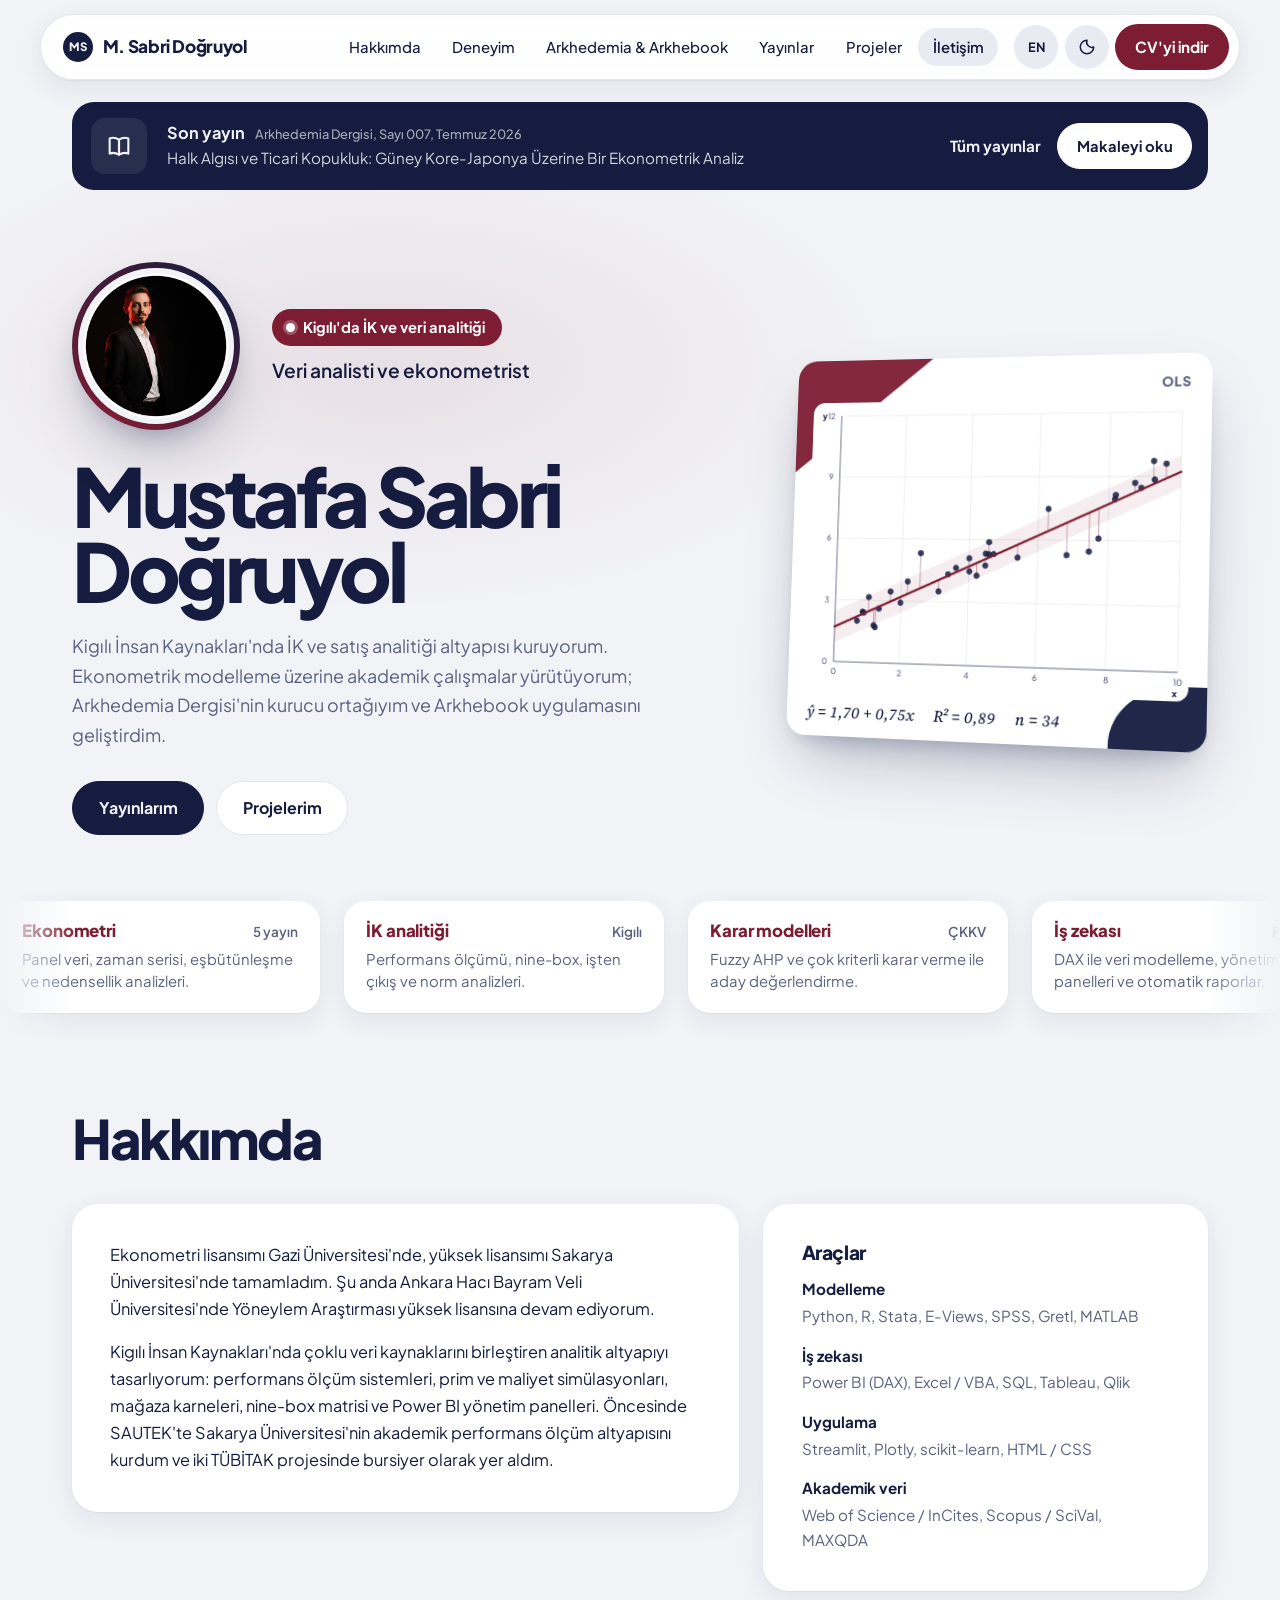
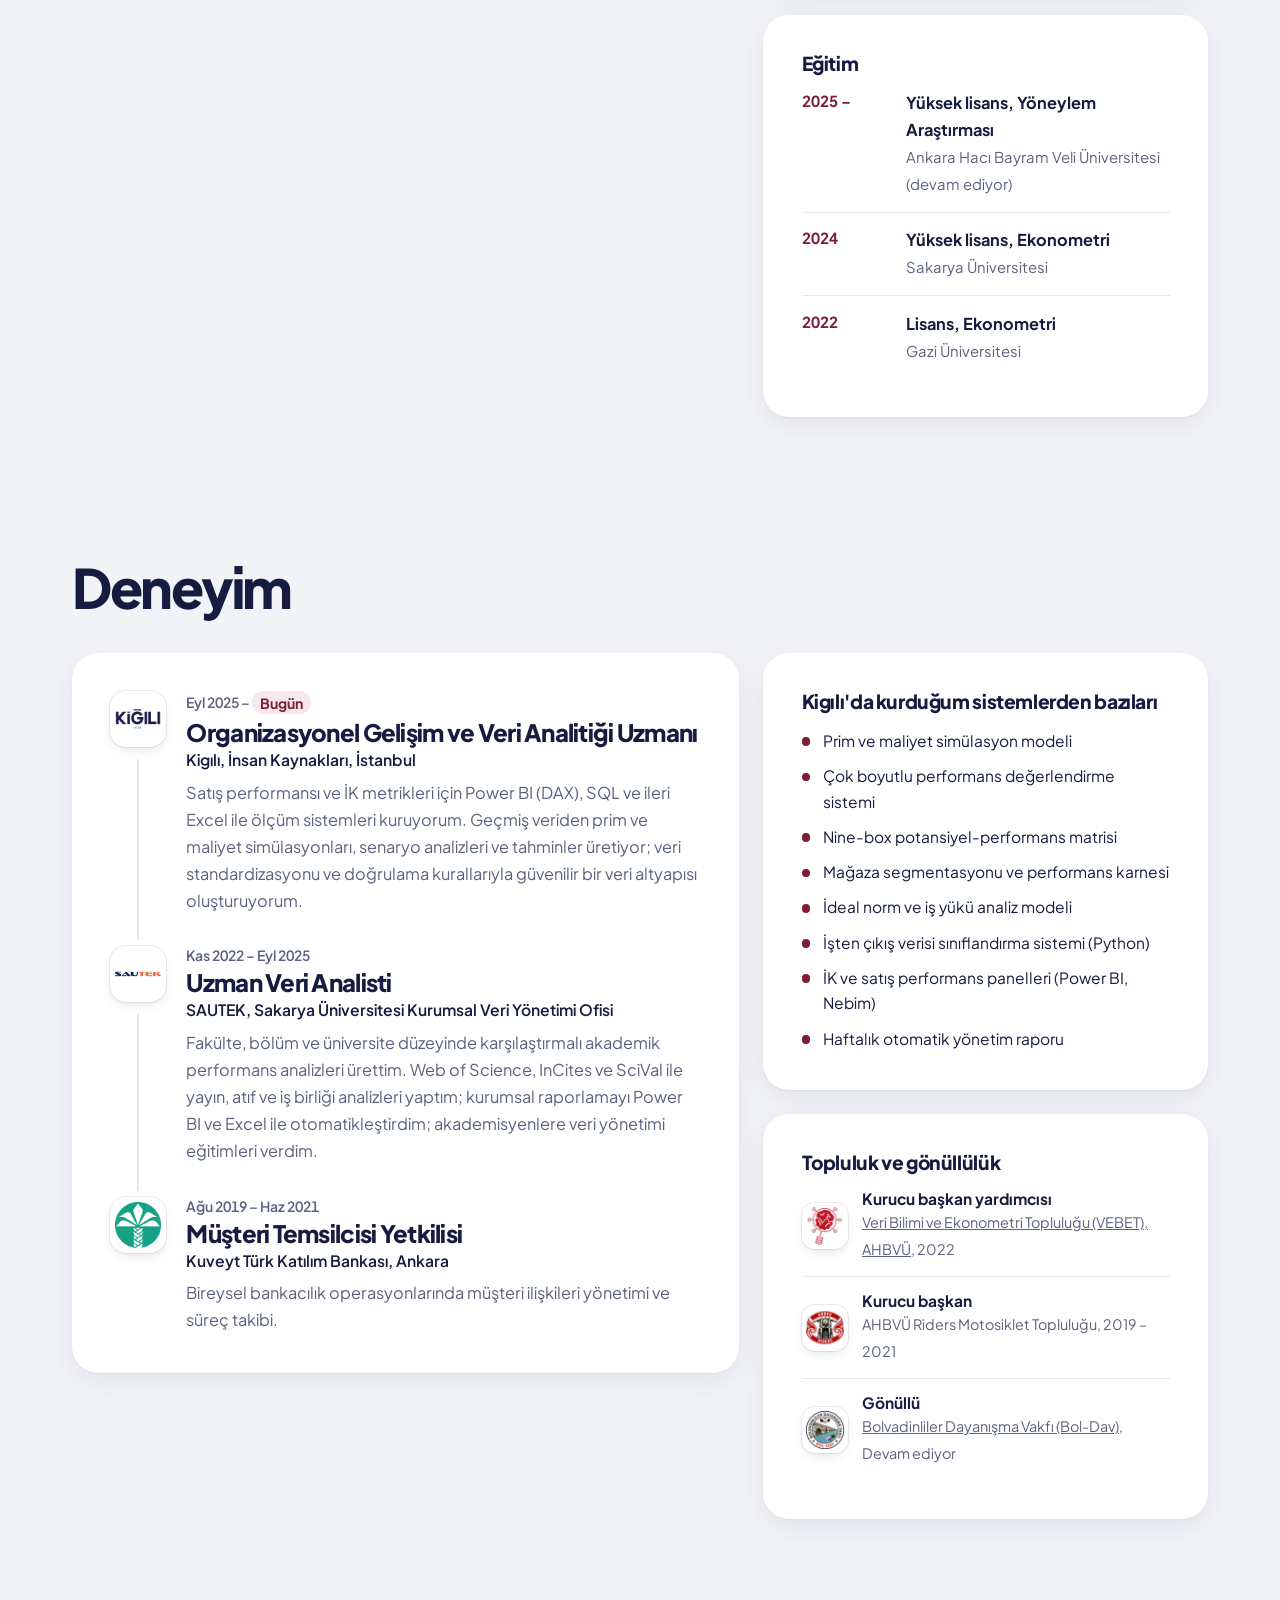
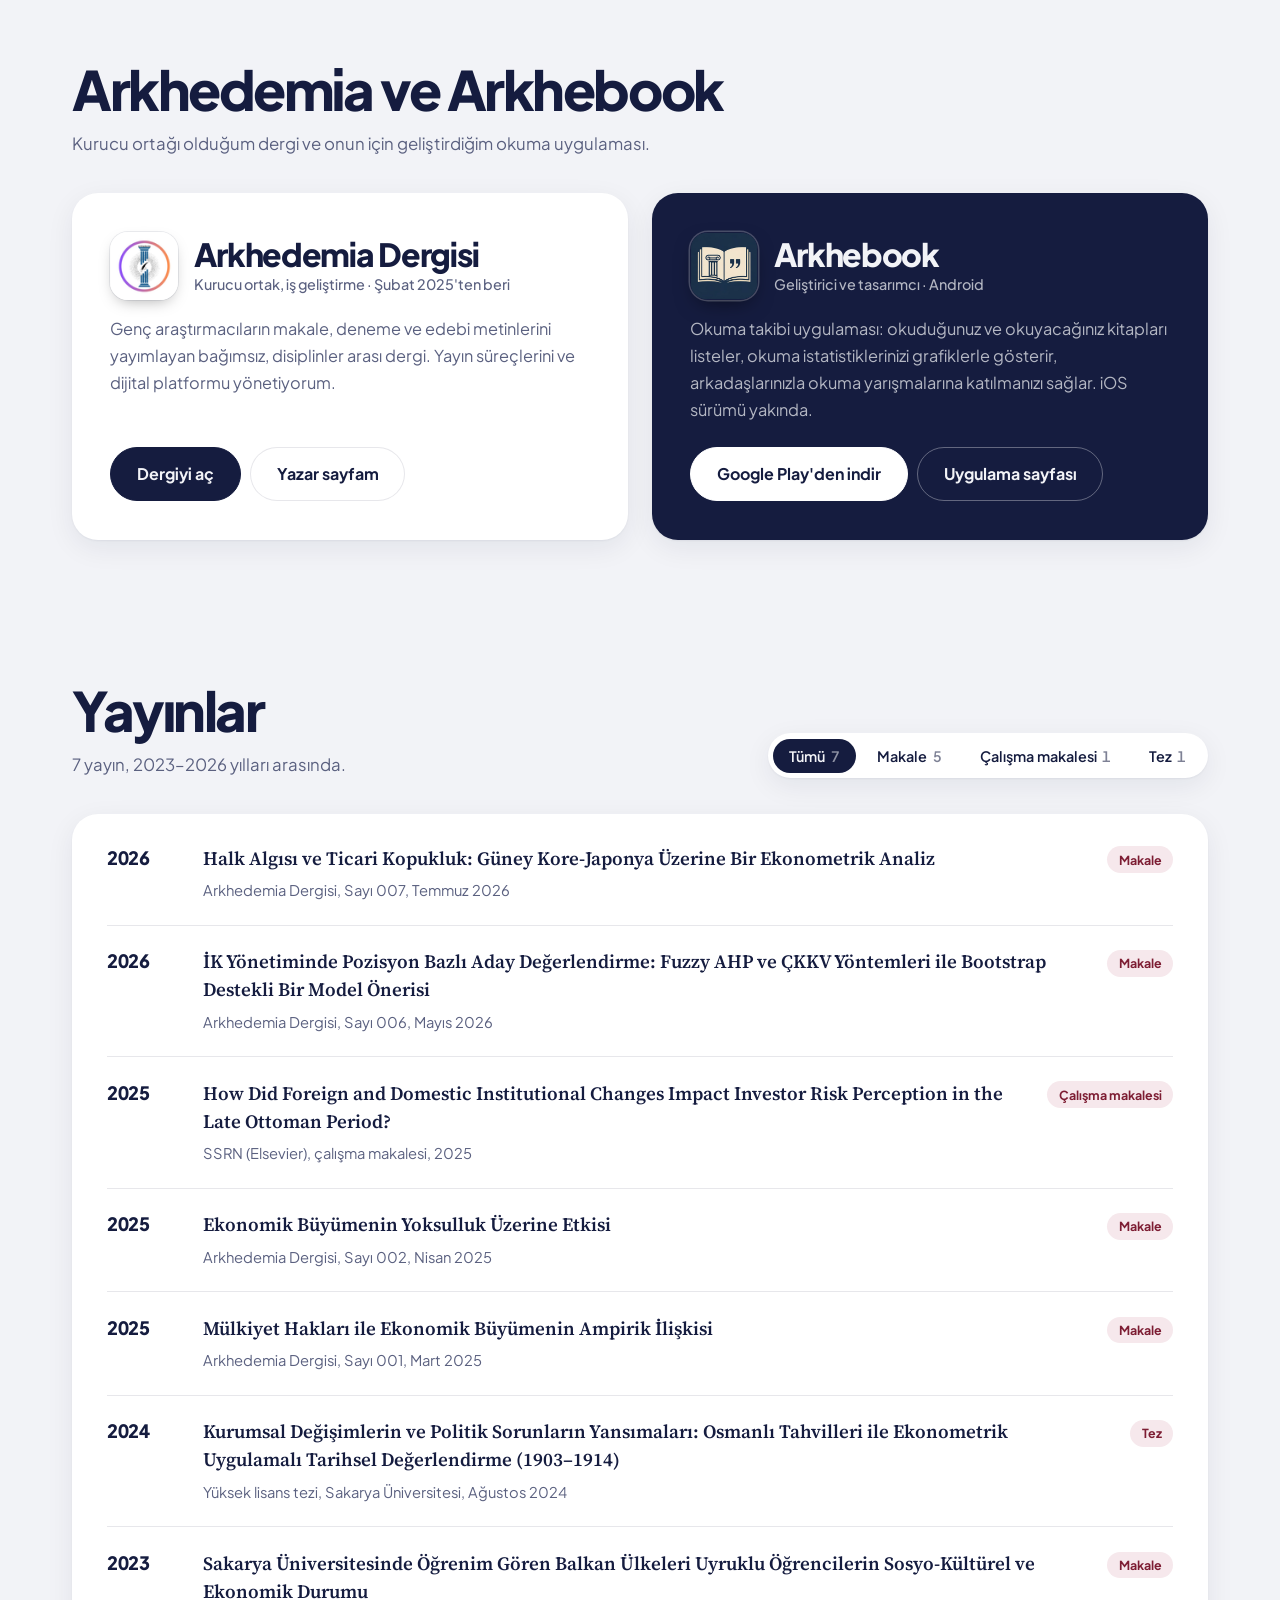
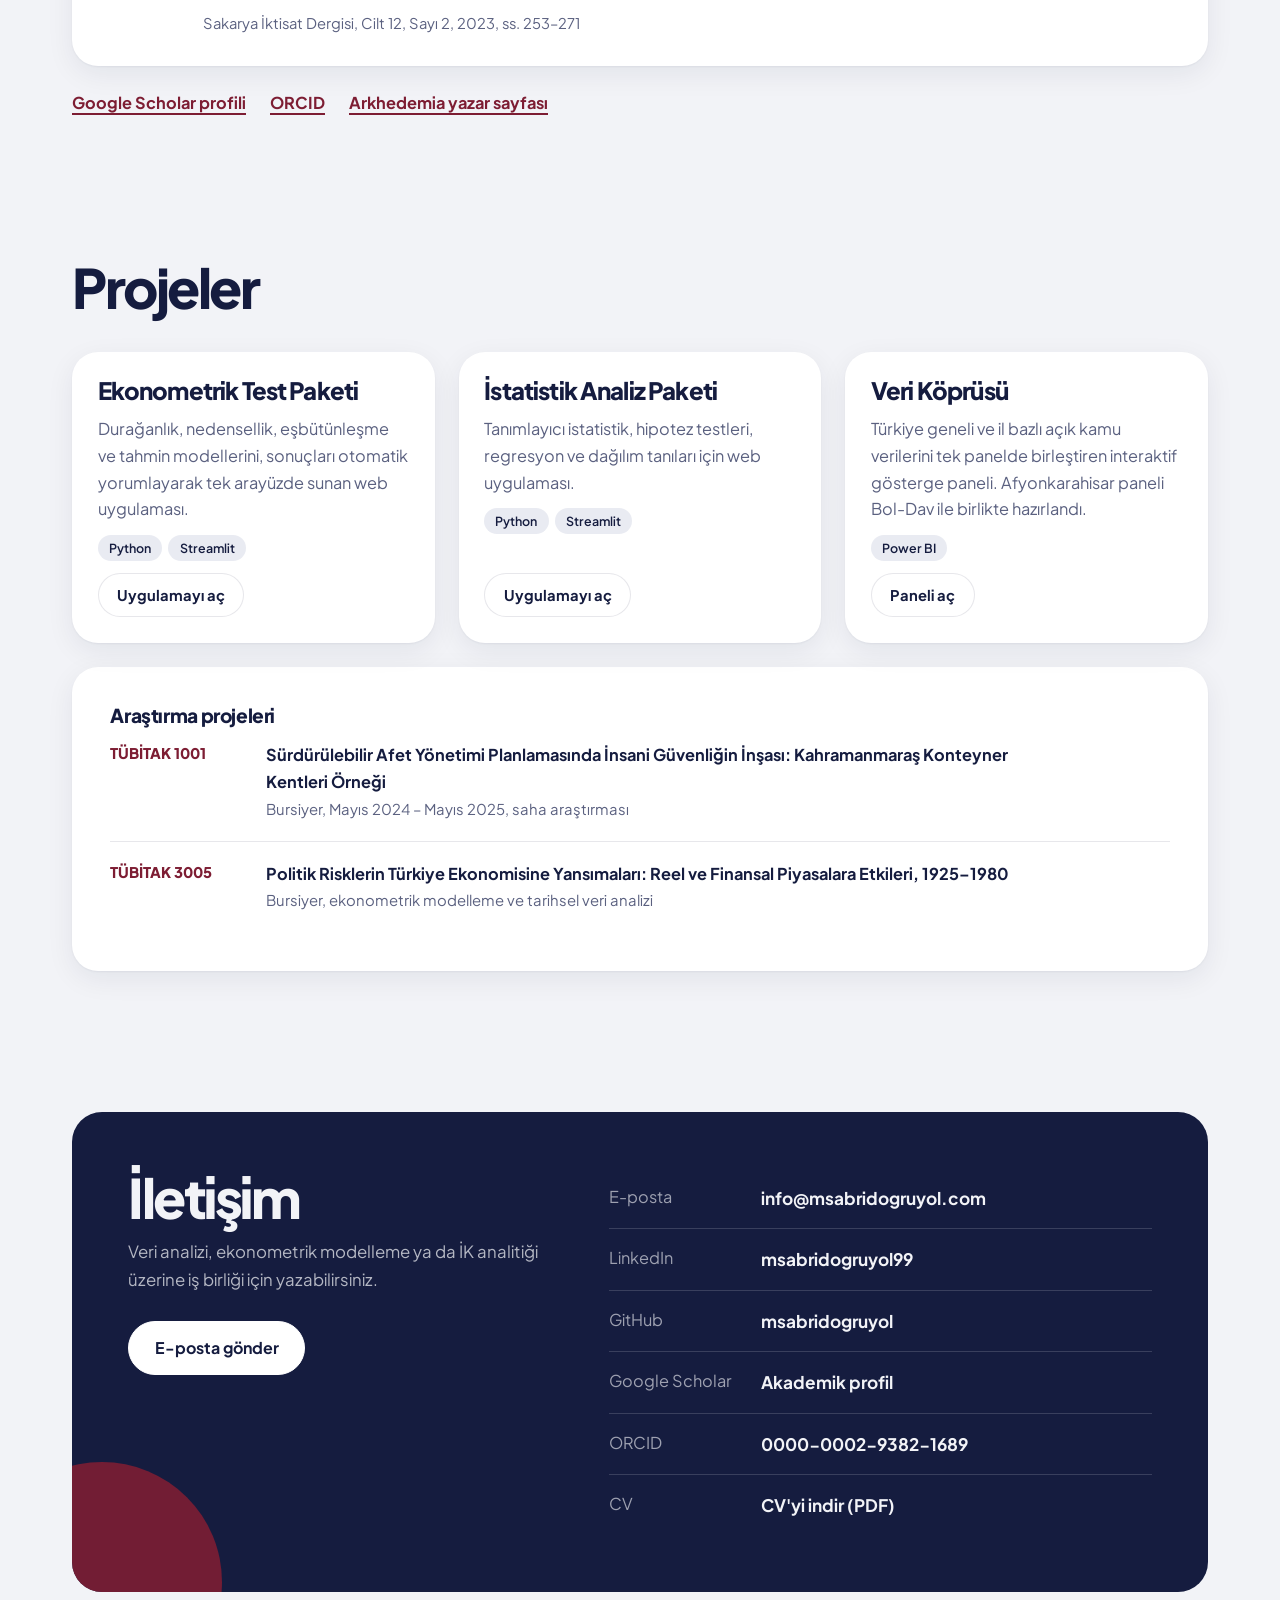
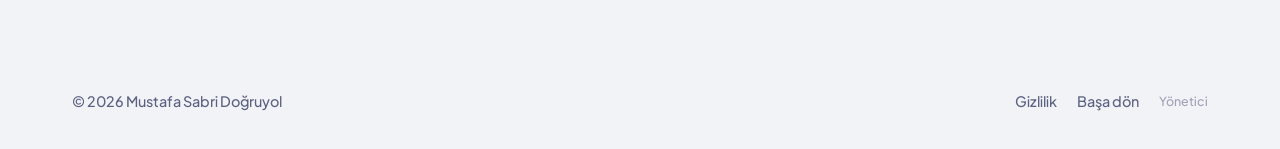
<file: index.html>
<!DOCTYPE html>
<html lang="tr">
<head>
<meta charset="UTF-8">
<meta name="viewport" content="width=device-width, initial-scale=1">
<title>Mustafa Sabri Doğruyol | Veri Analisti ve Ekonometrist</title>
<meta name="description" content="Mustafa Sabri Doğruyol: veri analisti ve ekonometrist. Kigılı'da İK ve veri analitiği, akademik yayınlar, Arkhedemia Dergisi ve Arkhebook uygulaması.">
<meta name="author" content="Mustafa Sabri Doğruyol">
<link rel="canonical" href="https://msabridogruyol.com/">
<meta property="og:title" content="Mustafa Sabri Doğruyol | Veri Analisti ve Ekonometrist">
<meta property="og:description" content="Ekonometrik modelleme, İK analitiği, Power BI. Yayınlar, projeler, Arkhedemia ve Arkhebook.">
<meta property="og:url" content="https://msabridogruyol.com/">
<meta property="og:type" content="profile">
<meta property="og:image" content="https://msabridogruyol.com/img/profil.webp">
<meta name="theme-color" content="#F2F3F7" media="(prefers-color-scheme: light)">
<meta name="theme-color" content="#0C1128" media="(prefers-color-scheme: dark)">
<link rel="icon" href="favicon.ico">
<link rel="preconnect" href="https://fonts.googleapis.com">
<link rel="preconnect" href="https://fonts.gstatic.com" crossorigin>
<link href="https://fonts.googleapis.com/css2?family=Plus+Jakarta+Sans:wght@400;500;600;700;800&family=Source+Serif+4:ital,opsz,wght@0,8..60,400;0,8..60,600;1,8..60,400&display=swap" rel="stylesheet">
<link rel="stylesheet" href="assets/site.css">
<script>
  // Tema, ilk boyamadan önce uygulanır (yanıp sönmeyi önler)
  (function(){try{var t=localStorage.getItem('theme');if(t)document.documentElement.dataset.theme=t;}catch(e){}})();
</script>
<script type="application/ld+json">
{
  "@context": "https://schema.org",
  "@type": "Person",
  "name": "Mustafa Sabri Doğruyol",
  "jobTitle": "Organizasyonel Gelişim ve Veri Analitiği Uzmanı",
  "worksFor": { "@type": "Organization", "name": "Kigılı" },
  "alumniOf": ["Gazi Üniversitesi", "Sakarya Üniversitesi"],
  "url": "https://msabridogruyol.com/",
  "sameAs": [
    "https://www.linkedin.com/in/msabridogruyol99",
    "https://github.com/msabridogruyol",
    "https://scholar.google.com/citations?user=fi-3L8cAAAAJ",
    "https://orcid.org/0000-0002-9382-1689"
  ]
}
</script>
</head>
<body>
<a class="skip" href="#main" data-i18n="skip">İçeriğe geç</a>

<header class="bar">
  <div class="bar__in">
    <a class="mark" href="#top" aria-label="Ana sayfa"><span class="mark__dot" aria-hidden="true">MS</span><span class="mark__name">M. Sabri Doğruyol</span></a>
    <nav class="nav" id="nav" aria-label="Bölümler">
      <a href="#hakkimda" data-i18n="nav_about">Hakkımda</a>
      <a href="#deneyim" data-i18n="nav_exp">Deneyim</a>
      <a href="#girisimler" data-i18n="nav_ventures">Arkhedemia &amp; Arkhebook</a>
      <a href="#yayinlar" data-i18n="nav_pubs">Yayınlar</a>
      <a href="#projeler" data-i18n="nav_projects">Projeler</a>
      <a href="#iletisim" data-i18n="nav_contact">İletişim</a>
    </nav>
    <div class="bar__tools">
      <button class="tool" id="lang" type="button" aria-label="Switch to English">EN</button>
      <button class="tool" id="theme" type="button" aria-label="Temayı değiştir">
        <svg viewBox="0 0 24 24" width="18" height="18" aria-hidden="true"><path d="M12 3a9 9 0 1 0 9 9 7 7 0 0 1-9-9z" fill="none" stroke="currentColor" stroke-width="2" stroke-linejoin="round"/></svg>
      </button>
      <a class="bar__cta" href="cv.pdf" download data-i18n="cta_cv_short">CV'yi indir</a>
      <button class="tool menu" id="menu" type="button" aria-expanded="false" aria-controls="nav" aria-label="Menü">
        <span></span><span></span>
      </button>
    </div>
  </div>
</header>

<main id="main">
  <!-- Son yayın bandı -->
  <div class="wrap band">
    <div class="band__in">
      <div class="band__icon" aria-hidden="true">
        <svg viewBox="0 0 24 24" fill="none" stroke="currentColor" stroke-width="1.8" stroke-linecap="round" stroke-linejoin="round"><path d="M4 5.5C6.5 4.5 9.3 4.7 12 6.5v13c-2.7-1.8-5.5-2-8-1z"/><path d="M20 5.5c-2.5-1-5.3-.8-8 1v13c2.7-1.8 5.5-2 8-1z"/></svg>
      </div>
      <div class="band__txt">
        <p class="band__kicker"><span data-i18n="band_kicker">Son yayın</span><small id="band-venue"></small></p>
        <p class="band__title" id="band-title"></p>
      </div>
      <div class="band__acts">
        <a class="ghost" href="#yayinlar" data-i18n="band_all">Tüm yayınlar</a>
        <a class="btn btn--sm" id="band-link" target="_blank" rel="noopener" data-i18n="band_read">Makaleyi oku</a>
      </div>
    </div>
  </div>

  <!-- HERO -->
  <section class="hero" id="top">
    <div class="wrap hero__grid">
      <div class="hero__text">
        <div class="hero__id">
          <div class="hero__photo-wrap"><img class="hero__photo" src="img/profil.webp" width="168" height="168" alt="Mustafa Sabri Doğruyol"></div>
          <div class="hero__id-txt">
            <p class="status" data-bind="hero.status"></p>
            <p class="hero__role" data-bind="hero.role"></p>
          </div>
        </div>
        <h1 class="hero__name"><span>Mustafa Sabri</span><span>Doğruyol</span></h1>
        <p class="hero__lead" data-bind="hero.lead"></p>
        <div class="hero__actions">
          <a class="btn btn--solid" href="#yayinlar" data-i18n="cta_pubs">Yayınlarım</a>
          <a class="btn" href="#projeler" data-i18n="cta_projects">Projelerim</a>
        </div>
      </div>

      <div class="plot-stage">
        <figure class="plot" aria-labelledby="plot-cap">
          <div class="plot__head" aria-hidden="true">OLS</div>
          <svg id="plot" viewBox="0 0 560 420" role="img" aria-label="Doğrusal regresyon grafiği"></svg>
          <figcaption id="plot-cap" class="plot__cap">
            <span class="plot__eq" id="plot-eq"></span>
          </figcaption>
        </figure>
      </div>
    </div>
  </section>

  <!-- Uzmanlık şeridi -->
  <div class="areas" id="areas" aria-label="Uzmanlık alanları"></div>

  <!-- ABOUT -->
  <section class="sec" id="hakkimda" aria-labelledby="h-about">
    <div class="wrap">
      <div class="sec__head"><h2 id="h-about" class="h2" data-i18n="h_about">Hakkımda</h2></div>
      <div class="cols">
        <div class="panel prose" id="about-text"></div>
        <div class="panels">
          <div class="panel">
            <h3 class="h3" data-i18n="h_tools">Araçlar</h3>
            <dl class="tools" id="tools"></dl>
          </div>
          <div class="panel">
            <h3 class="h3" data-i18n="h_edu">Eğitim</h3>
            <ol class="edu" id="edu"></ol>
          </div>
        </div>
      </div>
    </div>
  </section>

  <!-- EXPERIENCE -->
  <section class="sec" id="deneyim" aria-labelledby="h-exp">
    <div class="wrap">
      <div class="sec__head"><h2 id="h-exp" class="h2" data-i18n="h_exp">Deneyim</h2></div>
      <div class="cols">
        <div class="panel"><ol class="timeline" id="exp"></ol></div>
        <div class="panels">
          <div class="panel">
            <h3 class="h3" data-i18n="h_corporate">Kigılı'da kurduğum sistemlerden bazıları</h3>
            <ul class="ticks" id="corporate"></ul>
          </div>
          <div class="panel">
            <h3 class="h3" data-i18n="h_community">Topluluk ve gönüllülük</h3>
            <ul class="community" id="community"></ul>
          </div>
        </div>
      </div>
    </div>
  </section>

  <!-- VENTURES -->
  <section class="sec" id="girisimler" aria-labelledby="h-ventures">
    <div class="wrap">
      <div class="sec__head">
        <h2 id="h-ventures" class="h2" data-i18n="h_ventures">Arkhedemia ve Arkhebook</h2>
        <p class="sec__sub" data-i18n="sub_ventures">Kurucu ortağı olduğum dergi ve onun için geliştirdiğim okuma uygulaması.</p>
      </div>
      <div class="ventures" id="ventures"></div>
    </div>
  </section>

  <!-- PUBLICATIONS -->
  <section class="sec" id="yayinlar" aria-labelledby="h-pubs">
    <div class="wrap">
      <div class="sec__head sec__head--row">
        <div>
          <h2 id="h-pubs" class="h2" data-i18n="h_pubs">Yayınlar</h2>
          <p class="sec__sub" id="pub-count"></p>
        </div>
        <div class="filters" role="group" aria-label="Yayın türü" id="pub-filters"></div>
      </div>
      <ol class="pubs" id="pubs"></ol>
      <p class="pubs__more">
        <a class="link" data-href="scholar" data-i18n="scholar">Google Scholar profili</a>
        <a class="link" data-href="orcid">ORCID</a>
        <a class="link" data-href="arkhedemiaAuthor" data-i18n="author_page">Arkhedemia yazar sayfası</a>
      </p>
    </div>
  </section>

  <!-- PROJECTS -->
  <section class="sec" id="projeler" aria-labelledby="h-projects">
    <div class="wrap">
      <div class="sec__head">
        <h2 id="h-projects" class="h2" data-i18n="h_projects">Projeler</h2>
      </div>
      <div class="projects" id="projects"></div>
      <div class="panel" style="margin-top:var(--gap)">
        <h3 class="h3" data-i18n="h_research">Araştırma projeleri</h3>
        <ul class="research" id="research"></ul>
      </div>
    </div>
  </section>

  <!-- CONTACT -->
  <section class="sec" id="iletisim" aria-labelledby="h-contact">
    <div class="wrap">
      <div class="contact__card">
        <div>
          <h2 id="h-contact" class="h2" data-i18n="h_contact">İletişim</h2>
          <p class="sec__sub" data-i18n="sub_contact">Veri analizi, ekonometrik modelleme ya da İK analitiği üzerine iş birliği için yazabilirsiniz.</p>
          <a class="btn js-mail" href="#iletisim" data-i18n="cta_mail">E-posta gönder</a>
        </div>
        <ul class="contact__list">
          <li><span data-i18n="c_mail">E-posta</span><a class="js-mail" href="#iletisim"><span class="js-mail-text"></span></a></li>
          <li><span>LinkedIn</span><a data-href="linkedin">msabridogruyol99</a></li>
          <li><span>GitHub</span><a data-href="github">msabridogruyol</a></li>
          <li><span>Google Scholar</span><a data-href="scholar" data-i18n="c_scholar">Akademik profil</a></li>
          <li><span>ORCID</span><a data-href="orcid">0000-0002-9382-1689</a></li>
          <li><span>CV</span><a href="cv.pdf" download data-i18n="cta_cv">CV'yi indir (PDF)</a></li>
        </ul>
      </div>
    </div>
  </section>
</main>

<footer class="foot">
  <div class="wrap foot__in">
    <span>© <span id="year"></span> Mustafa Sabri Doğruyol</span>
    <span class="foot__links">
      <a href="gizlilik.html" data-i18n="privacy">Gizlilik</a>
      <a href="#top" data-i18n="back_top">Başa dön</a>
      <a class="foot__admin" href="admin.html" rel="nofollow" data-i18n="admin">Yönetici</a>
    </span>
  </div>
</footer>

<noscript><p class="noscript">Bu sayfanın içeriği JavaScript ile yüklenir. Özgeçmiş için <a href="cv.pdf">cv.pdf</a> dosyasını açabilirsiniz.</p></noscript>
<script src="assets/config.js"></script>
<script src="data.js"></script>
<script src="assets/site.js"></script>
<script src="assets/tracker.js"></script>
</body>
</html>
</file>
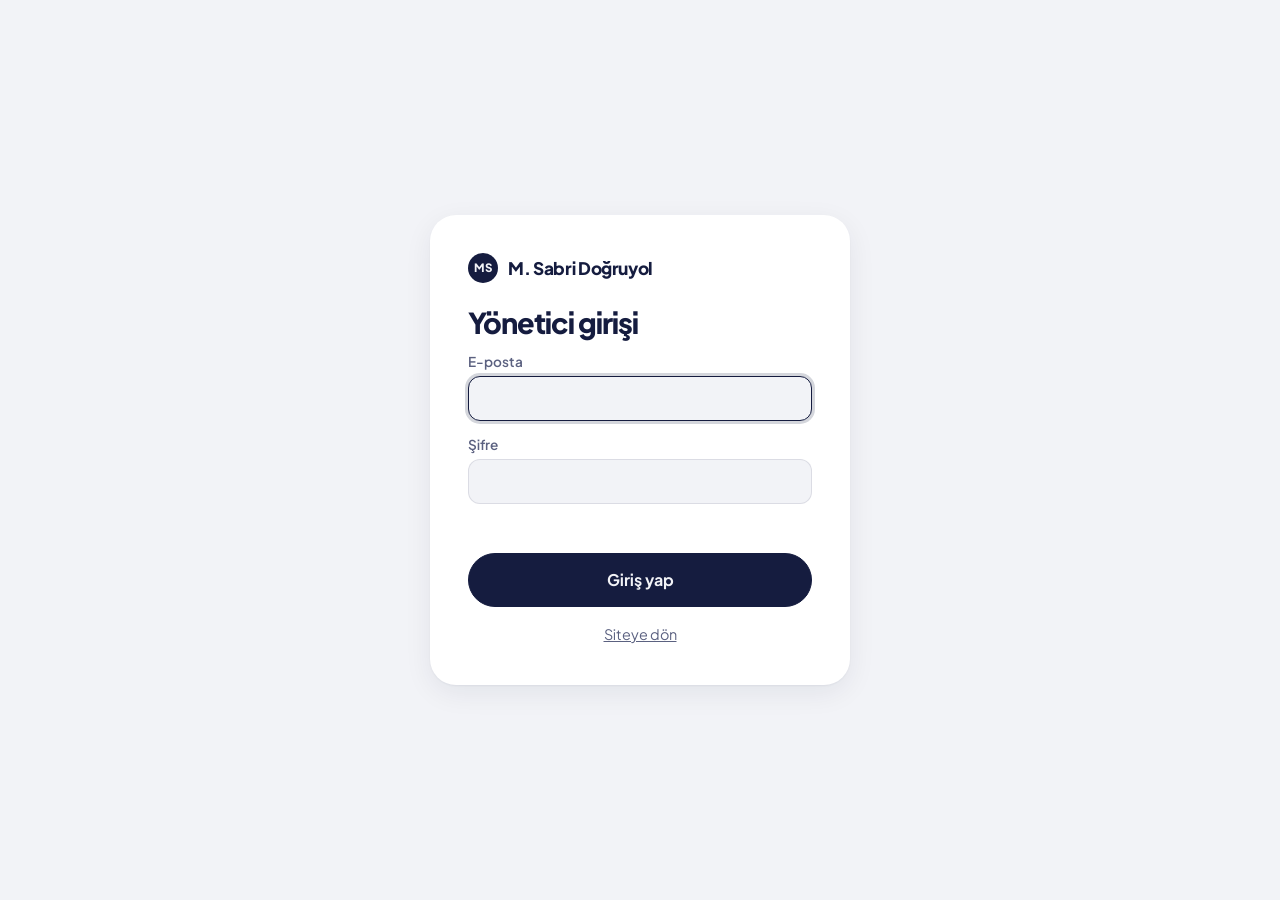
<file: admin.html>
<!DOCTYPE html>
<html lang="tr">
<head>
<meta charset="UTF-8">
<meta name="viewport" content="width=device-width, initial-scale=1">
<meta name="robots" content="noindex, nofollow">
<title>Yönetim paneli | M. Sabri Doğruyol</title>
<link rel="icon" href="favicon.ico">
<link rel="preconnect" href="https://fonts.googleapis.com">
<link rel="preconnect" href="https://fonts.gstatic.com" crossorigin>
<link href="https://fonts.googleapis.com/css2?family=Plus+Jakarta+Sans:wght@400;500;600;700;800&display=swap" rel="stylesheet">
<link rel="stylesheet" href="assets/site.css">
<link rel="stylesheet" href="assets/admin.css">
<script>(function(){try{var t=localStorage.getItem('theme');if(t)document.documentElement.dataset.theme=t;}catch(e){}})();</script>
</head>
<body class="adm">

<!-- Giriş -->
<main class="login" id="login" hidden>
  <form class="login__card panel" id="login-form" novalidate>
    <a class="mark" href="index.html"><span class="mark__dot" aria-hidden="true">MS</span><span>M. Sabri Doğruyol</span></a>
    <h1>Yönetici girişi</h1>
    <label class="fld"><span>E-posta</span><input type="email" name="email" autocomplete="username" required></label>
    <label class="fld"><span>Şifre</span><input type="password" name="password" autocomplete="current-password" required></label>
    <p class="login__err" id="login-err" role="alert"></p>
    <button class="btn btn--solid" type="submit" id="login-btn">Giriş yap</button>
    <a class="login__back" href="index.html">Siteye dön</a>
  </form>
</main>

<!-- Kurulum eksik -->
<main class="login" id="setup" hidden>
  <div class="login__card panel">
    <h1>Supabase bağlantısı yok</h1>
    <p class="muted"><code>assets/config.js</code> dosyasına Supabase proje adresini ve anon (publishable) anahtarını girin. Ayrıntılar <code>supabase/KURULUM.md</code> dosyasında.</p>
    <a class="btn" href="index.html">Siteye dön</a>
  </div>
</main>

<!-- Panel -->
<div class="app" id="app" hidden>
  <header class="app__bar">
    <a class="mark" href="index.html" target="_blank" rel="noopener"><span class="mark__dot" aria-hidden="true">MS</span><span class="mark__name">Yönetim paneli</span></a>
    <nav class="tabs" role="tablist" aria-label="Panel">
      <button role="tab" type="button" id="tab-analytics" aria-selected="true" aria-controls="view-analytics">Analiz</button>
      <button role="tab" type="button" id="tab-content" aria-selected="false" aria-controls="view-content">İçerik</button>
    </nav>
    <div class="app__user">
      <span class="muted" id="who"></span>
      <button class="tool" id="theme" type="button" aria-label="Temayı değiştir"><svg viewBox="0 0 24 24" width="18" height="18" aria-hidden="true"><path d="M12 3a9 9 0 1 0 9 9 7 7 0 0 1-9-9z" fill="none" stroke="currentColor" stroke-width="2" stroke-linejoin="round"/></svg></button>
      <button class="btn btn--sm" type="button" id="logout">Çıkış</button>
    </div>
  </header>

  <!-- ANALİZ -->
  <section class="view" id="view-analytics" role="tabpanel" aria-labelledby="tab-analytics">
    <div class="toolbar">
      <div class="seg" role="group" aria-label="Zaman aralığı" id="range">
        <button type="button" data-days="1">Bugün</button>
        <button type="button" data-days="7" aria-pressed="true">7 gün</button>
        <button type="button" data-days="30">30 gün</button>
        <button type="button" data-days="90">90 gün</button>
        <button type="button" data-days="365">12 ay</button>
      </div>
      <div class="toolbar__right">
        <span class="chip" id="visitor-filter" hidden></span>
        <button class="btn btn--sm" type="button" id="refresh">Yenile</button>
        <button class="btn btn--sm" type="button" id="csv">CSV indir</button>
      </div>
    </div>

    <p class="state" id="a-state" role="status"></p>

    <div class="kpis" id="kpis"></div>

    <div class="grid2">
      <article class="panel card">
        <h2 class="card__h" id="trend-title">Günlük ziyaret</h2>
        <div class="trend" id="trend"></div>
      </article>
      <article class="panel card">
        <h2 class="card__h">Bölümlerde ortalama süre</h2>
        <div id="b-sections" class="bars"></div>
      </article>
    </div>

    <div class="grid3">
      <article class="panel card"><h2 class="card__h">Konum</h2><div id="b-city" class="bars"></div></article>
      <article class="panel card"><h2 class="card__h">Kurum / internet sağlayıcısı</h2><div id="b-org" class="bars"></div></article>
      <article class="panel card"><h2 class="card__h">Kaynak</h2><div id="b-ref" class="bars"></div></article>
      <article class="panel card"><h2 class="card__h">En çok tıklananlar</h2><div id="b-clicks" class="bars"></div></article>
      <article class="panel card"><h2 class="card__h">Cihaz</h2><div id="b-device" class="bars"></div></article>
      <article class="panel card"><h2 class="card__h">İşletim sistemi</h2><div id="b-os" class="bars"></div></article>
      <article class="panel card"><h2 class="card__h">Tarayıcı</h2><div id="b-browser" class="bars"></div></article>
      <article class="panel card"><h2 class="card__h">Dil</h2><div id="b-lang" class="bars"></div></article>
    </div>

    <article class="panel card">
      <div class="card__row">
        <h2 class="card__h">Ziyaretler</h2>
        <label class="search"><span class="sr">Ara</span><input type="search" id="q" placeholder="Şehir, tarayıcı, kaynak ara"></label>
      </div>
      <div class="tablewrap">
        <table class="sessions">
          <thead><tr><th>Tarih</th><th>Ziyaretçi</th><th>Konum</th><th>Platform</th><th>Kaynak</th><th class="num">Süre</th><th class="num">Tıklama</th></tr></thead>
          <tbody id="sessions"></tbody>
        </table>
      </div>
      <p class="muted small" id="sessions-note"></p>
    </article>

    <div class="danger">
      <p class="muted small">Gizlilik metnine göre kayıtlar en fazla 12 ay saklanır.</p>
      <button class="btn btn--sm" type="button" id="purge">12 aydan eski kayıtları sil</button>
    </div>
  </section>

  <!-- İÇERİK -->
  <section class="view" id="view-content" role="tabpanel" aria-labelledby="tab-content" hidden>
    <div class="editor">
      <aside class="editor__nav" id="ed-nav" aria-label="İçerik bölümleri"></aside>
      <div class="editor__main">
        <div class="publishbar">
          <p class="publishbar__state" id="ed-state">Değişiklik yok</p>
          <div class="publishbar__acts">
            <button class="btn btn--sm" type="button" id="ed-download">data.js indir</button>
            <button class="btn btn--sm" type="button" id="ed-discard" disabled>Değişiklikleri geri al</button>
            <button class="btn btn--sm btn--wine" type="button" id="ed-publish" disabled>Yayınla</button>
          </div>
        </div>
        <div id="ed-body"></div>
      </div>
    </div>
  </section>
</div>

<div class="tip" id="tip" role="tooltip" hidden></div>
<div class="toast" id="toast" role="status" aria-live="polite" hidden></div>

<script src="assets/config.js"></script>
<script src="data.js"></script>
<script src="assets/admin.js"></script>
</body>
</html>
</file>
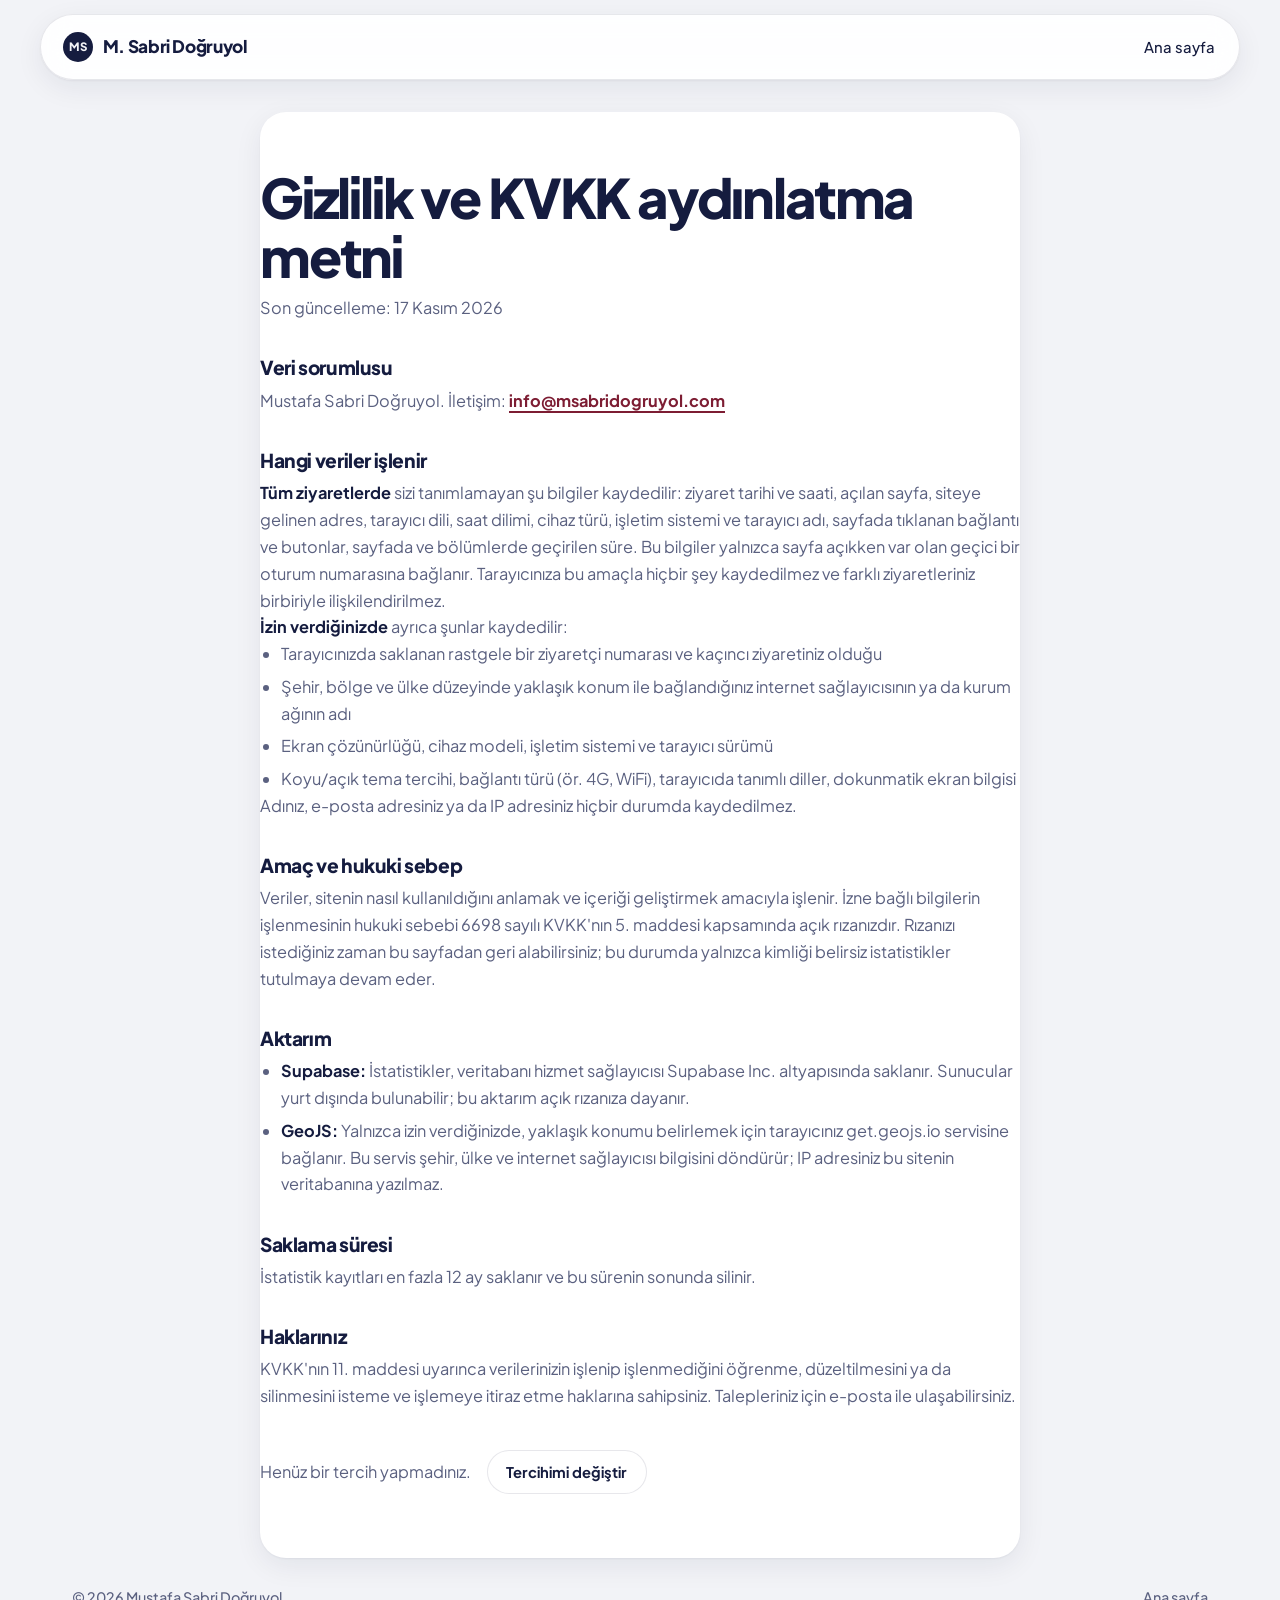
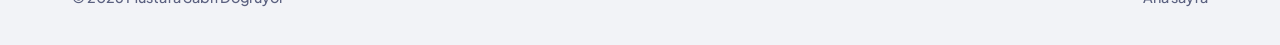
<file: gizlilik.html>
<!DOCTYPE html>
<html lang="tr">
<head>
<meta charset="UTF-8">
<meta name="viewport" content="width=device-width, initial-scale=1">
<title>Gizlilik ve KVKK Aydınlatma Metni | Mustafa Sabri Doğruyol</title>
<meta name="description" content="msabridogruyol.com ziyaret istatistikleri için kişisel verilerin işlenmesine ilişkin aydınlatma metni.">
<link rel="canonical" href="https://msabridogruyol.com/gizlilik.html">
<link rel="icon" href="favicon.ico">
<link rel="preconnect" href="https://fonts.googleapis.com">
<link rel="preconnect" href="https://fonts.gstatic.com" crossorigin>
<link href="https://fonts.googleapis.com/css2?family=Plus+Jakarta+Sans:wght@400;500;600;700;800&family=Source+Serif+4:ital,opsz,wght@0,8..60,400;0,8..60,600;1,8..60,400&display=swap" rel="stylesheet">
<link rel="stylesheet" href="assets/site.css">
<script>(function(){try{var t=localStorage.getItem('theme');if(t)document.documentElement.dataset.theme=t;}catch(e){}})();</script>
<style>
  .legal{max-width:760px;margin:0 auto;padding:clamp(2rem,5vw,3.5rem) 0 4rem}
  .legal h1{font-size:var(--s4);letter-spacing:-.04em}
  .legal .upd{color:var(--ink-2);margin-top:.6rem}
  .legal h2{font-size:1.2rem;margin:2.2rem 0 .6rem;letter-spacing:-.02em}
  .legal p,.legal li{color:var(--ink-2)}
  .legal ul{list-style:disc;padding-left:1.3rem;display:grid;gap:.35rem}
  .legal strong{color:var(--ink)}
  .legal .pref{margin-top:2.5rem;display:flex;gap:1rem;align-items:center;flex-wrap:wrap}
  .legal .pref p{margin:0}
</style>
</head>
<body>
<header class="bar">
  <div class="bar__in">
    <a class="mark" href="index.html"><span class="mark__dot" aria-hidden="true">MS</span><span class="mark__name">M. Sabri Doğruyol</span></a>
    <nav class="nav" style="display:flex" aria-label="Site"><a href="index.html">Ana sayfa</a></nav>
  </div>
</header>

<main class="wrap">
  <article class="legal panel" style="margin-top:2rem">
    <h1>Gizlilik ve KVKK aydınlatma metni</h1>
    <p class="upd">Son güncelleme: 17 Kasım 2026</p>

    <h2>Veri sorumlusu</h2>
    <p>Mustafa Sabri Doğruyol. İletişim: <a class="link js-mail" href="#">e-posta</a></p>

    <h2>Hangi veriler işlenir</h2>
    <p><strong>Tüm ziyaretlerde</strong> sizi tanımlamayan şu bilgiler kaydedilir: ziyaret tarihi ve saati, açılan sayfa, siteye gelinen adres, tarayıcı dili, saat dilimi, cihaz türü, işletim sistemi ve tarayıcı adı, sayfada tıklanan bağlantı ve butonlar, sayfada ve bölümlerde geçirilen süre. Bu bilgiler yalnızca sayfa açıkken var olan geçici bir oturum numarasına bağlanır. Tarayıcınıza bu amaçla hiçbir şey kaydedilmez ve farklı ziyaretleriniz birbiriyle ilişkilendirilmez.</p>
    <p><strong>İzin verdiğinizde</strong> ayrıca şunlar kaydedilir:</p>
    <ul>
      <li>Tarayıcınızda saklanan rastgele bir ziyaretçi numarası ve kaçıncı ziyaretiniz olduğu</li>
      <li>Şehir, bölge ve ülke düzeyinde yaklaşık konum ile bağlandığınız internet sağlayıcısının ya da kurum ağının adı</li>
      <li>Ekran çözünürlüğü, cihaz modeli, işletim sistemi ve tarayıcı sürümü</li>
      <li>Koyu/açık tema tercihi, bağlantı türü (ör. 4G, WiFi), tarayıcıda tanımlı diller, dokunmatik ekran bilgisi</li>
    </ul>
    <p>Adınız, e-posta adresiniz ya da IP adresiniz hiçbir durumda kaydedilmez.</p>

    <h2>Amaç ve hukuki sebep</h2>
    <p>Veriler, sitenin nasıl kullanıldığını anlamak ve içeriği geliştirmek amacıyla işlenir. İzne bağlı bilgilerin işlenmesinin hukuki sebebi 6698 sayılı KVKK'nın 5. maddesi kapsamında açık rızanızdır. Rızanızı istediğiniz zaman bu sayfadan geri alabilirsiniz; bu durumda yalnızca kimliği belirsiz istatistikler tutulmaya devam eder.</p>

    <h2>Aktarım</h2>
    <ul>
      <li><strong>Supabase:</strong> İstatistikler, veritabanı hizmet sağlayıcısı Supabase Inc. altyapısında saklanır. Sunucular yurt dışında bulunabilir; bu aktarım açık rızanıza dayanır.</li>
      <li><strong>GeoJS:</strong> Yalnızca izin verdiğinizde, yaklaşık konumu belirlemek için tarayıcınız get.geojs.io servisine bağlanır. Bu servis şehir, ülke ve internet sağlayıcısı bilgisini döndürür; IP adresiniz bu sitenin veritabanına yazılmaz.</li>
    </ul>

    <h2>Saklama süresi</h2>
    <p>İstatistik kayıtları en fazla 12 ay saklanır ve bu sürenin sonunda silinir.</p>

    <h2>Haklarınız</h2>
    <p>KVKK'nın 11. maddesi uyarınca verilerinizin işlenip işlenmediğini öğrenme, düzeltilmesini ya da silinmesini isteme ve işlemeye itiraz etme haklarına sahipsiniz. Talepleriniz için e-posta ile ulaşabilirsiniz.</p>

    <div class="pref">
      <p id="pref-state"></p>
      <button class="btn btn--sm" type="button" id="pref-reset">Tercihimi değiştir</button>
    </div>
  </article>
</main>

<footer class="foot"><div class="wrap foot__in"><span>© <span id="y"></span> Mustafa Sabri Doğruyol</span><a href="index.html">Ana sayfa</a></div></footer>
<script src="assets/config.js"></script>
<script src="data.js"></script>
<script>
  document.getElementById('y').textContent = new Date().getFullYear();
  var c = null; try { c = localStorage.getItem('consent'); } catch (e) {}
  document.getElementById('pref-state').textContent = c === 'yes' ? 'Şu anki tercihiniz: konum ve tekrar ziyaret bilgisine izin verdiniz.' : c === 'no' ? 'Şu anki tercihiniz: yalnızca anonim istatistikler.' : 'Henüz bir tercih yapmadınız.';
  document.getElementById('pref-reset').addEventListener('click', function () {
    try { localStorage.removeItem('consent'); localStorage.removeItem('vid'); localStorage.removeItem('vno'); } catch (e) {}
    location.href = 'index.html';
  });
  document.querySelectorAll('.js-mail').forEach(function (a) {
    var m = (window.SITE && window.SITE.email) || '';
    a.textContent = m; a.addEventListener('click', function (e) { e.preventDefault(); location.href = 'mai' + 'lto:' + m; });
  });
</script>
</body>
</html>
</file>
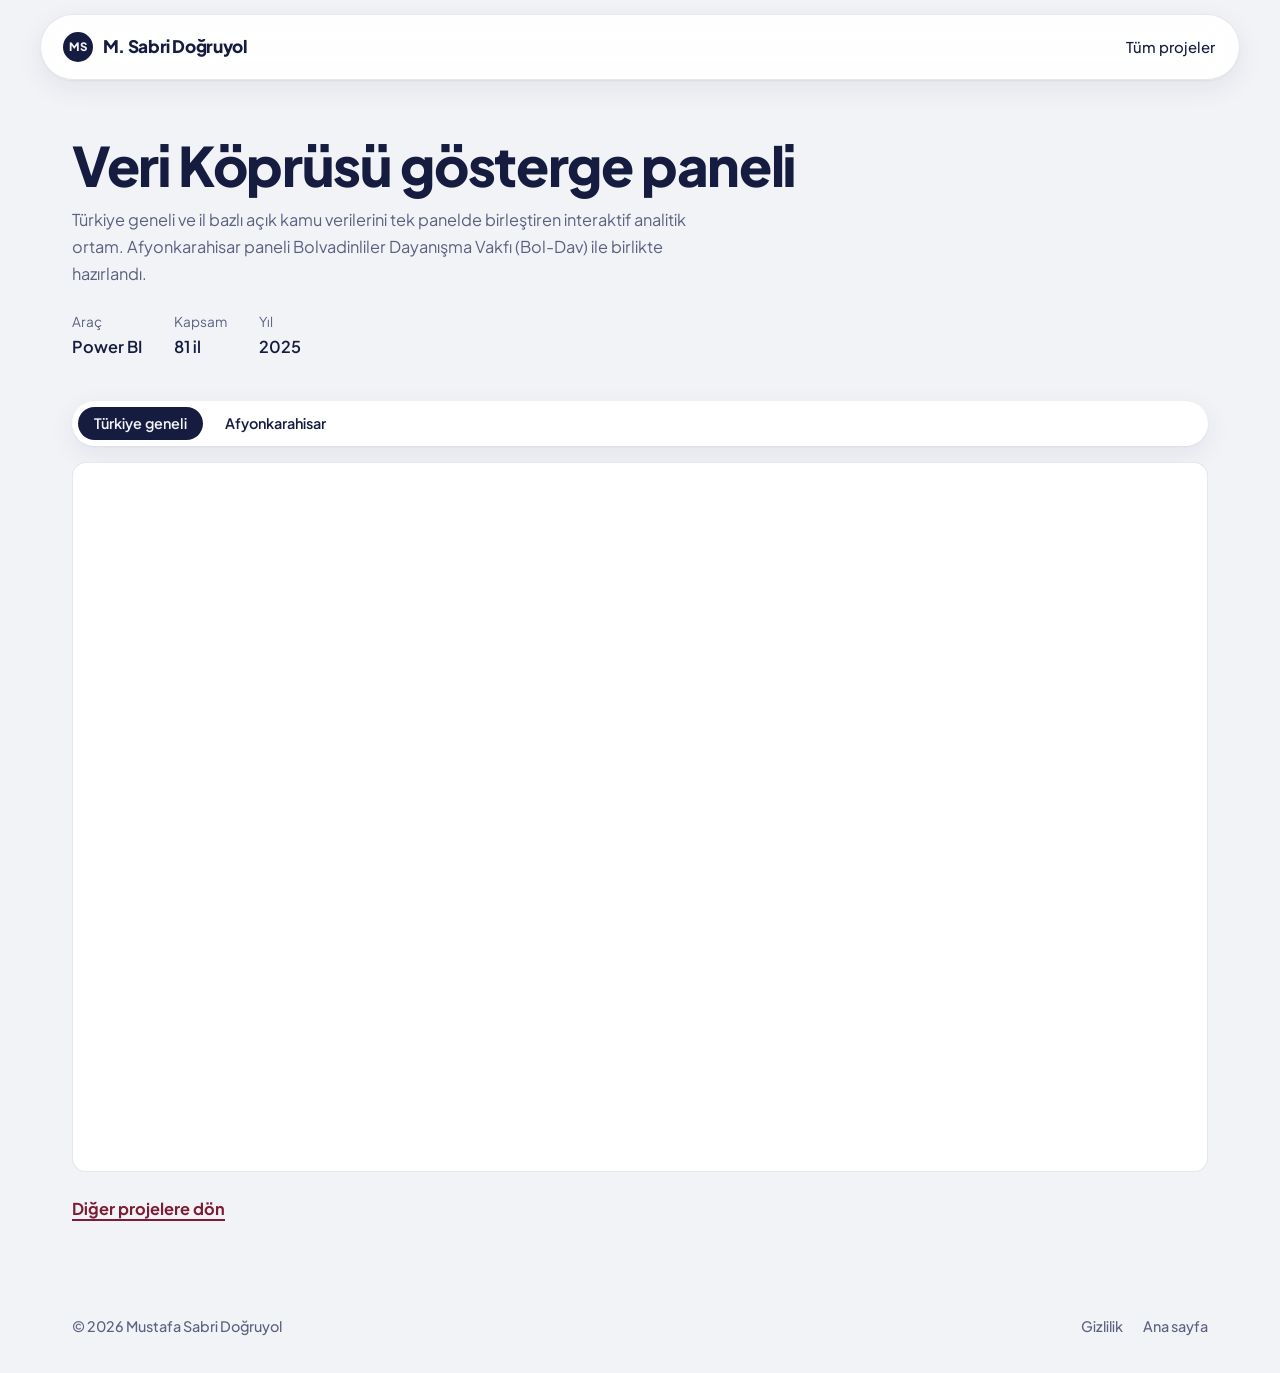
<file: veri-koprusu.html>
<!DOCTYPE html>
<html lang="tr">
<head>
<meta charset="UTF-8">
<meta name="viewport" content="width=device-width, initial-scale=1">
<title>Veri Köprüsü Gösterge Paneli | Mustafa Sabri Doğruyol</title>
<meta name="description" content="Türkiye geneli ve il bazlı açık kamu verilerini tek panelde birleştiren interaktif Power BI gösterge paneli.">
<link rel="canonical" href="https://msabridogruyol.com/veri-koprusu.html">
<link rel="icon" href="favicon.ico">
<link rel="preconnect" href="https://fonts.googleapis.com">
<link rel="preconnect" href="https://fonts.gstatic.com" crossorigin>
<link href="https://fonts.googleapis.com/css2?family=Plus+Jakarta+Sans:wght@400;500;600;700;800&family=Source+Serif+4:ital,opsz,wght@0,8..60,400;0,8..60,600;1,8..60,400&display=swap" rel="stylesheet">
<link rel="stylesheet" href="assets/site.css">
<script>(function(){try{var t=localStorage.getItem('theme');if(t)document.documentElement.dataset.theme=t;}catch(e){}})();</script>
<style>
  .vk-head{padding:clamp(2rem,5vw,3.5rem) 0 1.5rem}
  .vk-head h1{font-size:var(--s4);letter-spacing:-.025em}
  .vk-head p{color:var(--ink-2);margin-top:.75rem;max-width:40em}
  .vk-meta{display:flex;gap:2rem;flex-wrap:wrap;margin-top:1.5rem;font-family:var(--display)}
  .vk-meta dt{font-size:.85rem;color:var(--ink-2)}
  .vk-meta dd{margin:0;font-weight:600}
  .vk-tabs{display:flex;gap:.4rem;margin:0 0 1rem}
  .vk-frame{position:relative;aspect-ratio:16/10;background:var(--surface);border:1px solid var(--rule);border-radius:14px;overflow:hidden}
  .vk-frame iframe{position:absolute;inset:0;width:100%;height:100%;border:0}
  .vk-load{position:absolute;inset:0;display:grid;place-items:center;font-family:var(--display);color:var(--ink-2)}
  .vk-load[hidden]{display:none}
  @media (max-width:620px){.vk-frame{aspect-ratio:3/4}}
</style>
</head>
<body>
<header class="bar">
  <div class="bar__in">
    <a class="mark" href="index.html"><span class="mark__dot" aria-hidden="true">MS</span><span class="mark__name">M. Sabri Doğruyol</span></a>
    <nav class="nav" style="display:flex" aria-label="Site">
      <a href="index.html#projeler">Tüm projeler</a>
    </nav>
  </div>
</header>

<main class="wrap">
  <div class="vk-head">
    <h1>Veri Köprüsü gösterge paneli</h1>
    <p>Türkiye geneli ve il bazlı açık kamu verilerini tek panelde birleştiren interaktif analitik ortam. Afyonkarahisar paneli Bolvadinliler Dayanışma Vakfı (Bol-Dav) ile birlikte hazırlandı.</p>
    <dl class="vk-meta">
      <div><dt>Araç</dt><dd>Power BI</dd></div>
      <div><dt>Kapsam</dt><dd>81 il</dd></div>
      <div><dt>Yıl</dt><dd>2025</dd></div>
    </dl>
  </div>

  <div class="vk-tabs filters" role="group" aria-label="Panel seçimi">
    <button type="button" data-i="0" aria-pressed="true">Türkiye geneli</button>
    <button type="button" data-i="1" aria-pressed="false">Afyonkarahisar</button>
  </div>
  <div class="vk-frame">
    <div class="vk-load" id="load">Panel yükleniyor…</div>
    <iframe id="pbi" title="Veri Köprüsü Power BI paneli" allowfullscreen
      src="https://app.powerbi.com/view?embedImagePlaceholder=true&pageName=b8f50e469915dbc92586&r=eyJrIjoiOTIxYWExMmMtOTMzNC00NWZhLTgxNjItMDZmZTk0MmIzMjhlIiwidCI6IjJiMWM4OTc4LThiYTUtNDM2OS04ZjhlLTJjNmY3OGMyMmY4NiIsImMiOjl9"></iframe>
  </div>
  <p style="margin:1.5rem 0 4rem"><a class="link" href="index.html#projeler">Diğer projelere dön</a></p>
</main>

<footer class="foot"><div class="wrap foot__in"><span>© <span id="y"></span> Mustafa Sabri Doğruyol</span><span class="foot__links"><a href="gizlilik.html">Gizlilik</a><a href="index.html">Ana sayfa</a></span></div></footer>
<script>
  var R=[
    "https://app.powerbi.com/view?embedImagePlaceholder=true&pageName=b8f50e469915dbc92586&r=eyJrIjoiOTIxYWExMmMtOTMzNC00NWZhLTgxNjItMDZmZTk0MmIzMjhlIiwidCI6IjJiMWM4OTc4LThiYTUtNDM2OS04ZjhlLTJjNmY3OGMyMmY4NiIsImMiOjl9",
    "https://app.powerbi.com/view?embedImagePlaceholder=true&r=eyJrIjoiOGQwNjhiNDMtMDAyYS00YzViLTg1ZjAtZTVjYzdiMzY5YTRlIiwidCI6IjJiMWM4OTc4LThiYTUtNDM2OS04ZjhlLTJjNmY3OGMyMmY4NiIsImMiOjl9"
  ];
  var f=document.getElementById('pbi'),l=document.getElementById('load');
  f.addEventListener('load',function(){l.hidden=true;});
  document.querySelector('.vk-tabs').addEventListener('click',function(e){
    var b=e.target.closest('button');if(!b)return;
    this.querySelectorAll('button').forEach(function(x){x.setAttribute('aria-pressed',x===b);});
    l.hidden=false;f.src=R[+b.dataset.i];
  });
  document.getElementById('y').textContent=new Date().getFullYear();
</script>
<script src="assets/config.js"></script>
<script src="assets/tracker.js"></script>
</body>
</html>
</file>
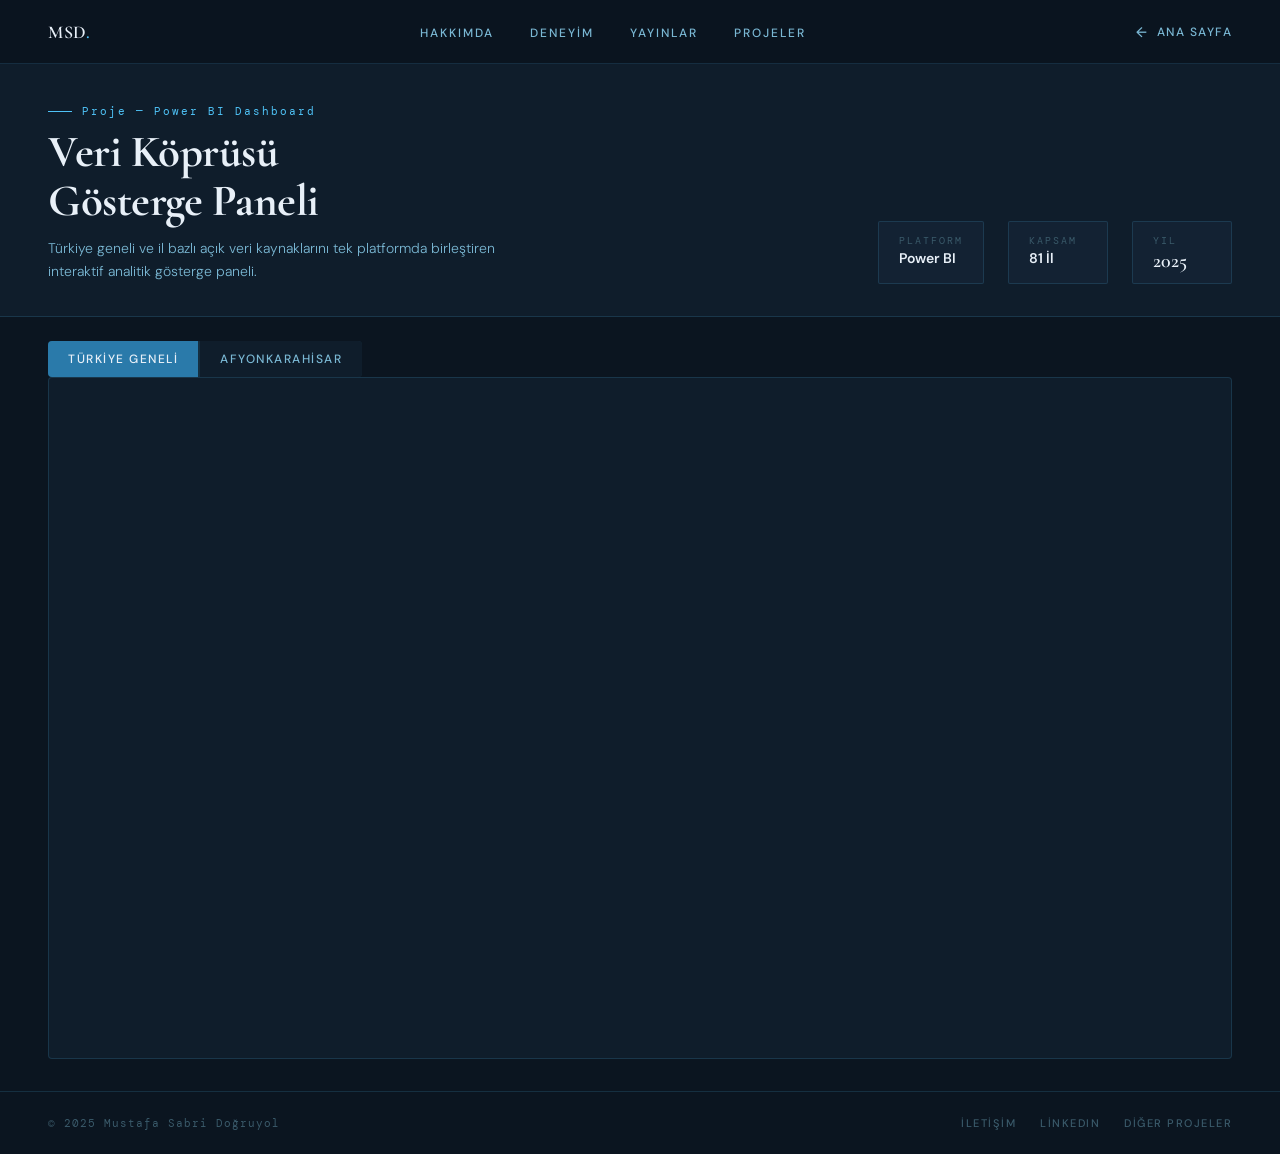
<file: veri-koprüsü.html>
<!DOCTYPE html>
<html lang="tr">
<head>
<meta charset="UTF-8">
<meta name="viewport" content="width=device-width, initial-scale=1.0">
<title>Veri Köprüsü Gösterge Paneli — Mustafa Sabri Doğruyol</title>
<link rel="preconnect" href="https://fonts.googleapis.com">
<link href="https://fonts.googleapis.com/css2?family=Cormorant+Garamond:wght@300;400;600;700&family=DM+Sans:wght@300;400;500&family=DM+Mono:wght@400&display=swap" rel="stylesheet">
<style>
:root {
  --bg:     #0b1520;
  --bg2:    #0f1d2b;
  --bg3:    #132233;
  --teal:   #0e4d5c;
  --teal2:  #1a6a7a;
  --blue:   #2a7aaa;
  --accent: #4fc3f7;
  --green:  #81c784;
  --text:   #e8f0f8;
  --muted:  #7ab8d4;
  --faint:  #3a5a6a;
  --border: rgba(79,195,247,0.15);
  --serif:  'Cormorant Garamond', serif;
  --sans:   'DM Sans', sans-serif;
  --mono:   'DM Mono', monospace;
}

*, *::before, *::after { margin:0; padding:0; box-sizing:border-box; }
html, body { height: 100%; }

body {
  background: var(--bg);
  color: var(--text);
  font-family: var(--sans);
  display: flex;
  flex-direction: column;
  min-height: 100vh;
}

::-webkit-scrollbar { width: 4px; }
::-webkit-scrollbar-track { background: var(--bg); }
::-webkit-scrollbar-thumb { background: var(--teal2); border-radius: 2px; }

/* NAV */
nav {
  height: 64px;
  padding: 0 48px;
  display: flex;
  align-items: center;
  justify-content: space-between;
  background: rgba(11,21,32,0.95);
  border-bottom: 1px solid var(--border);
  flex-shrink: 0;
  position: sticky;
  top: 0;
  z-index: 100;
}

.nav-logo {
  font-family: var(--serif);
  font-size: 18px;
  font-weight: 600;
  color: var(--text);
  text-decoration: none;
  letter-spacing: 0.5px;
}

.nav-logo span { color: var(--accent); }

.nav-links {
  display: flex;
  gap: 36px;
  list-style: none;
}

.nav-links a {
  font-size: 12px;
  letter-spacing: 2px;
  text-transform: uppercase;
  color: var(--muted);
  text-decoration: none;
  transition: color 0.2s;
  font-weight: 500;
}

.nav-links a:hover { color: var(--accent); }
.nav-links a.active { color: var(--accent); }

.nav-back {
  font-size: 12px;
  letter-spacing: 1.5px;
  text-transform: uppercase;
  color: var(--muted);
  text-decoration: none;
  display: flex;
  align-items: center;
  gap: 8px;
  transition: color 0.2s;
  font-weight: 500;
}

.nav-back:hover { color: var(--accent); }

.nav-back::before {
  content: '←';
  font-size: 14px;
}

/* PAGE HEADER */
.page-header {
  padding: 40px 48px 32px;
  border-bottom: 1px solid var(--border);
  background: var(--bg2);
}

.page-header-inner {
  max-width: 1400px;
  margin: 0 auto;
  display: flex;
  align-items: flex-end;
  justify-content: space-between;
  gap: 32px;
  flex-wrap: wrap;
}

.page-eyebrow {
  font-family: var(--mono);
  font-size: 11px;
  color: var(--accent);
  letter-spacing: 2px;
  margin-bottom: 10px;
  display: flex;
  align-items: center;
  gap: 10px;
}

.page-eyebrow::before {
  content: '';
  width: 24px;
  height: 1px;
  background: var(--accent);
}

.page-title {
  font-family: var(--serif);
  font-size: clamp(28px, 3.5vw, 48px);
  font-weight: 700;
  color: var(--text);
  line-height: 1.1;
  letter-spacing: -0.5px;
}

.page-desc {
  font-size: 14px;
  color: var(--muted);
  font-weight: 300;
  max-width: 480px;
  line-height: 1.7;
  margin-top: 10px;
}

.page-meta {
  display: flex;
  gap: 24px;
  flex-wrap: wrap;
}

.meta-item {
  display: flex;
  flex-direction: column;
  gap: 4px;
  padding: 12px 20px;
  background: var(--bg3);
  border: 1px solid var(--border);
  border-radius: 2px;
  min-width: 100px;
}

.meta-label {
  font-family: var(--mono);
  font-size: 10px;
  letter-spacing: 2px;
  color: var(--faint);
  text-transform: uppercase;
}

.meta-val {
  font-family: var(--serif);
  font-size: 20px;
  font-weight: 600;
  color: var(--text);
  line-height: 1;
}

/* EMBED CONTAINER */
.embed-wrapper {
  flex: 1;
  display: flex;
  flex-direction: column;
  padding: 24px 48px 32px;
  gap: 16px;
}

.embed-inner {
  max-width: 1400px;
  width: 100%;
  margin: 0 auto;
  flex: 1;
  display: flex;
  flex-direction: column;
}

.embed-frame {
  flex: 1;
  min-height: 680px;
  border: 1px solid var(--border);
  border-radius: 4px;
  overflow: hidden;
  background: var(--bg2);
  position: relative;
}

.embed-frame iframe {
  width: 100%;
  height: 100%;
  border: none;
  display: block;
  min-height: 680px;
}

.embed-loading {
  position: absolute;
  inset: 0;
  display: flex;
  flex-direction: column;
  align-items: center;
  justify-content: center;
  gap: 16px;
  background: var(--bg2);
  pointer-events: none;
  transition: opacity 0.5s;
}

.embed-loading.hidden { opacity: 0; }

.loading-dot {
  width: 8px;
  height: 8px;
  border-radius: 50%;
  background: var(--accent);
  animation: pulse 1.2s ease-in-out infinite;
  display: inline-block;
  margin: 0 4px;
}

.loading-dot:nth-child(2) { animation-delay: 0.2s; }
.loading-dot:nth-child(3) { animation-delay: 0.4s; }

@keyframes pulse {
  0%, 100% { opacity: 0.3; transform: scale(0.8); }
  50% { opacity: 1; transform: scale(1); }
}

.loading-text {
  font-family: var(--mono);
  font-size: 11px;
  letter-spacing: 2px;
  color: var(--faint);
  text-transform: uppercase;
}

/* TABS (sayfalar arası geçiş) */
.embed-tabs {
  display: flex;
  gap: 2px;
  background: var(--border);
  border-radius: 4px;
  overflow: hidden;
  align-self: flex-start;
}

.embed-tab {
  font-size: 12px;
  letter-spacing: 1.5px;
  text-transform: uppercase;
  color: var(--muted);
  padding: 10px 20px;
  background: var(--bg2);
  border: none;
  cursor: pointer;
  transition: all 0.2s;
  font-family: var(--sans);
  font-weight: 500;
}

.embed-tab:hover { background: var(--bg3); color: var(--accent); }
.embed-tab.active { background: var(--blue); color: var(--text); }

/* FOOTER */
footer {
  padding: 24px 48px;
  border-top: 1px solid var(--border);
  display: flex;
  align-items: center;
  justify-content: space-between;
  flex-shrink: 0;
}

.footer-copy {
  font-family: var(--mono);
  font-size: 11px;
  color: var(--faint);
  letter-spacing: 1px;
}

.footer-links {
  display: flex;
  gap: 24px;
}

.footer-links a {
  font-size: 11px;
  letter-spacing: 1.5px;
  text-transform: uppercase;
  color: var(--faint);
  text-decoration: none;
  transition: color 0.2s;
  font-weight: 500;
}

.footer-links a:hover { color: var(--accent); }

@media (max-width: 768px) {
  nav { padding: 0 20px; }
  .nav-links { display: none; }
  .page-header { padding: 28px 20px 24px; }
  .embed-wrapper { padding: 16px 20px 24px; }
  .embed-frame { min-height: 400px; }
  .embed-frame iframe { min-height: 400px; }
  footer { padding: 20px; flex-direction: column; gap: 12px; }
  .page-meta { display: none; }
}
</style>
</head>
<body>

<nav>
  <a href="index.html" class="nav-logo">MSD<span>.</span></a>
  <ul class="nav-links">
    <li><a href="index.html#hakkimda">Hakkımda</a></li>
    <li><a href="index.html#deneyim">Deneyim</a></li>
    <li><a href="index.html#yayinlar">Yayınlar</a></li>
    <li><a href="index.html#projeler">Projeler</a></li>
  </ul>
  <a href="index.html" class="nav-back">Ana Sayfa</a>
</nav>

<div class="page-header">
  <div class="page-header-inner">
    <div>
      <div class="page-eyebrow">Proje — Power BI Dashboard</div>
      <h1 class="page-title">Veri Köprüsü<br>Gösterge Paneli</h1>
      <p class="page-desc">Türkiye geneli ve il bazlı açık veri kaynaklarını tek platformda birleştiren interaktif analitik gösterge paneli.</p>
    </div>
    <div class="page-meta">
      <div class="meta-item">
        <div class="meta-label">Platform</div>
        <div class="meta-val" style="font-size:14px; font-family: var(--sans);">Power BI</div>
      </div>
      <div class="meta-item">
        <div class="meta-label">Kapsam</div>
        <div class="meta-val" style="font-size:14px; font-family: var(--sans);">81 İl</div>
      </div>
      <div class="meta-item">
        <div class="meta-label">Yıl</div>
        <div class="meta-val">2025</div>
      </div>
    </div>
  </div>
</div>

<div class="embed-wrapper">
  <div class="embed-inner">
    <div class="embed-tabs">
      <button class="embed-tab active" onclick="switchTab(0)">Türkiye Geneli</button>
      <button class="embed-tab" onclick="switchTab(1)">Afyonkarahisar</button>
    </div>
    <div class="embed-frame">
      <div class="embed-loading" id="loading">
        <div>
          <span class="loading-dot"></span>
          <span class="loading-dot"></span>
          <span class="loading-dot"></span>
        </div>
        <div class="loading-text">Panel yükleniyor</div>
      </div>
      <iframe
        id="pbi-frame"
        src="https://app.powerbi.com/view?embedImagePlaceholder=true&pageName=b8f50e469915dbc92586&r=eyJrIjoiOTIxYWExMmMtOTMzNC00NWZhLTgxNjItMDZmZTk0MmIzMjhlIiwidCI6IjJiMWM4OTc4LThiYTUtNDM2OS04ZjhlLTJjNmY3OGMyMmY4NiIsImMiOjl9"
        allowFullScreen="true"
        onload="document.getElementById('loading').classList.add('hidden')"
      ></iframe>
    </div>
  </div>
</div>

<script>
const reports = [
  "https://app.powerbi.com/view?embedImagePlaceholder=true&pageName=b8f50e469915dbc92586&r=eyJrIjoiOTIxYWExMmMtOTMzNC00NWZhLTgxNjItMDZmZTk0MmIzMjhlIiwidCI6IjJiMWM4OTc4LThiYTUtNDM2OS04ZjhlLTJjNmY3OGMyMmY4NiIsImMiOjl9",
  "https://app.powerbi.com/view?embedImagePlaceholder=true&r=eyJrIjoiOGQwNjhiNDMtMDAyYS00YzViLTg1ZjAtZTVjYzdiMzY5YTRlIiwidCI6IjJiMWM4OTc4LThiYTUtNDM2OS04ZjhlLTJjNmY3OGMyMmY4NiIsImMiOjl9"
];

function switchTab(idx) {
  const tabs = document.querySelectorAll('.embed-tab');
  tabs.forEach((t, i) => t.classList.toggle('active', i === idx));
  const frame = document.getElementById('pbi-frame');
  const loading = document.getElementById('loading');
  loading.classList.remove('hidden');
  frame.src = reports[idx];
}
</script>

<footer>
  <div class="footer-copy">© 2025 Mustafa Sabri Doğruyol</div>
  <div class="footer-links">
    <a href="mailto:dogruyol.sabri@gmail.com">İletişim</a>
    <a href="https://www.linkedin.com/in/msabridogruyol99" target="_blank">LinkedIn</a>
    <a href="index.html#projeler">Diğer Projeler</a>
  </div>
</footer>

</body>
</html>
</file>
<file: assets/site.css>
/* ===== Tokens (Arkhedemia ailesiyle uyumlu: lacivert + bordo) ===== */
:root{
  --bg:#F2F3F7;
  --surface:#FFFFFF;
  --soft:#E9EBF2;
  --ink:#151C3F;
  --ink-2:#5B6180;
  --rule:rgba(21,28,63,.10);
  --navy:#151C3F;
  --on-navy:#F2F3F7;
  --wine:#7D1D33;
  --wine-ink:#7D1D33;
  --wine-soft:#F6E8EC;
  --dot:#151C3F;
  --shadow:0 1px 2px rgba(21,28,63,.05),0 8px 28px rgba(21,28,63,.07);
  --shadow-lg:0 30px 60px -20px rgba(21,28,63,.35),0 12px 24px -12px rgba(21,28,63,.25);

  --sans:'Plus Jakarta Sans', system-ui, sans-serif;
  --serif:'Source Serif 4', Georgia, serif;

  --s1:1.2rem; --s2:1.5rem; --s3:2rem; --s4:clamp(2.2rem,4.5vw,3.4rem); --s5:clamp(3.2rem,9.5vw,8.25rem);
  --gap:clamp(1rem,2.4vw,1.5rem);
  --wrap:1200px;
  color-scheme:light;
}
:root[data-theme="dark"]{
  --bg:#0C1128; --surface:#151C3B; --soft:#1C2448; --ink:#ECEEF6; --ink-2:#A3A9C4; --rule:rgba(236,238,246,.10);
  --navy:#1C2550; --on-navy:#ECEEF6; --wine:#9E1F3B; --wine-ink:#EE4D63; --wine-soft:#3A1424; --dot:#ECEEF6;
  --shadow:0 1px 2px rgba(0,0,0,.3),0 8px 28px rgba(0,0,0,.25);
  --shadow-lg:0 30px 60px -20px rgba(0,0,0,.7),0 12px 24px -12px rgba(0,0,0,.5);
  color-scheme:dark;
}
@media (prefers-color-scheme:dark){
  :root:not([data-theme="light"]){
    --bg:#0C1128; --surface:#151C3B; --soft:#1C2448; --ink:#ECEEF6; --ink-2:#A3A9C4; --rule:rgba(236,238,246,.10);
    --navy:#1C2550; --on-navy:#ECEEF6; --wine:#9E1F3B; --wine-ink:#EE4D63; --wine-soft:#3A1424; --dot:#ECEEF6;
    --shadow:0 1px 2px rgba(0,0,0,.3),0 8px 28px rgba(0,0,0,.25);
    --shadow-lg:0 30px 60px -20px rgba(0,0,0,.7),0 12px 24px -12px rgba(0,0,0,.5);
    color-scheme:dark;
  }
}

/* ===== Base ===== */
*,*::before,*::after{box-sizing:border-box}
html{scroll-behavior:smooth;scroll-padding-top:110px;-webkit-text-size-adjust:100%}
body{margin:0;background:var(--bg);color:var(--ink);font:400 1.02rem/1.65 var(--sans);overflow-x:hidden}
img{max-width:100%;display:block}
a{color:inherit}
h1,h2,h3{font-family:var(--sans);margin:0;line-height:1.08;font-weight:800;letter-spacing:-.03em}
p{margin:0}
ul,ol{margin:0;padding:0;list-style:none}
:focus-visible{outline:2.5px solid var(--wine-ink);outline-offset:3px;border-radius:6px}
.wrap{max-width:var(--wrap);margin:0 auto;padding:0 clamp(1rem,3.5vw,2rem)}
.skip{position:absolute;left:-9999px;top:0;background:var(--wine);color:#fff;padding:.6rem 1rem;z-index:100;border-radius:999px}
.skip:focus{left:1rem;top:1rem}
.noscript{padding:2rem;text-align:center}

/* ===== Floating nav ===== */
.bar{position:sticky;top:0;z-index:50;padding:14px clamp(.75rem,3vw,2rem) 0}
.bar__in{max-width:var(--wrap);margin:0 auto;height:66px;display:flex;align-items:center;gap:1rem;background:color-mix(in srgb,var(--surface) 92%,transparent);backdrop-filter:blur(14px);-webkit-backdrop-filter:blur(14px);border:1px solid var(--rule);border-radius:999px;padding:0 10px 0 22px;box-shadow:var(--shadow)}
.mark{display:flex;align-items:center;gap:.6rem;font:800 1.08rem/1 var(--sans);letter-spacing:-.02em;text-decoration:none;white-space:nowrap}
.mark__dot{width:30px;height:30px;border-radius:50%;background:var(--navy);color:var(--on-navy);display:grid;place-items:center;font-size:.72rem;font-weight:800;letter-spacing:0}
.nav{display:flex;gap:.15rem;margin-left:auto;font:500 .93rem/1 var(--sans)}
.nav a{text-decoration:none;color:var(--ink);padding:.7rem .9rem;border-radius:999px}
.nav a:hover{background:var(--soft)}
.nav a.is-active{background:var(--soft);font-weight:600}
.bar__tools{display:flex;gap:.4rem;align-items:center}
.tool{appearance:none;border:0;background:var(--soft);color:var(--ink);height:44px;min-width:44px;border-radius:999px;font:700 .8rem/1 var(--sans);cursor:pointer;display:grid;place-items:center;padding:0 .8rem}
.tool:hover{background:color-mix(in srgb,var(--soft) 70%,var(--ink) 8%)}
.bar__cta{display:inline-flex;align-items:center;height:46px;padding:0 1.25rem;border-radius:999px;background:var(--wine);color:#fff;text-decoration:none;font:700 .95rem/1 var(--sans);white-space:nowrap}
.bar__cta:hover{filter:brightness(1.12)}
.menu{display:none;padding:0;gap:4px;align-content:center}
.menu span{display:block;width:16px;height:2px;background:currentColor;border-radius:2px;transition:transform .2s}
.menu[aria-expanded="true"] span:first-child{transform:translateY(3px) rotate(45deg)}
.menu[aria-expanded="true"] span:last-child{transform:translateY(-3px) rotate(-45deg)}

/* ===== Buttons ===== */
.btn{display:inline-flex;align-items:center;justify-content:center;gap:.5rem;min-height:54px;padding:0 1.6rem;border-radius:999px;border:1.5px solid var(--rule);background:var(--surface);font:700 1rem/1 var(--sans);text-decoration:none;color:var(--ink);transition:transform .15s,background .15s,color .15s,border-color .15s}
.btn:hover{border-color:var(--ink)}
.btn:active{transform:scale(.98)}
.btn--solid{background:var(--navy);border-color:var(--navy);color:var(--on-navy)}
.btn--solid:hover{background:var(--wine);border-color:var(--wine-ink);color:#fff}
.btn--wine{background:var(--wine);border-color:var(--wine-ink);color:#fff}
.btn--wine:hover{filter:brightness(1.12);border-color:var(--wine-ink)}
.btn--sm{min-height:44px;padding:0 1.15rem;font-size:.92rem}
.link{color:var(--wine-ink);font-weight:700;text-decoration:underline;text-underline-offset:4px;text-decoration-thickness:1.5px}
.link:hover{text-decoration-thickness:2.5px}

/* ===== Latest publication band ===== */
.band{margin-top:22px}
.band__in{display:flex;align-items:center;gap:1.25rem;background:var(--navy);color:var(--on-navy);border-radius:22px;padding:1rem 1rem 1rem 1.2rem}
.band__icon{flex:none;width:56px;height:56px;border-radius:14px;background:rgba(255,255,255,.08);display:grid;place-items:center}
.band__icon svg{width:28px;height:28px}
.band__txt{flex:1;min-width:0}
.band__kicker{font:700 1.02rem/1.3 var(--sans);display:flex;gap:.6rem;align-items:baseline;flex-wrap:wrap}
.band__kicker small{font-weight:500;font-size:.8rem;opacity:.65}
.band__title{font-size:.95rem;opacity:.85;white-space:nowrap;overflow:hidden;text-overflow:ellipsis;margin-top:.15rem}
.band__acts{display:flex;align-items:center;gap:1rem;flex:none}
.band__acts .ghost{color:var(--on-navy);font-weight:700;text-decoration:none;font-size:.95rem}
.band__acts .ghost:hover{text-decoration:underline;text-underline-offset:4px}
.band .btn{background:#fff;border-color:#fff;color:#151C3F;min-height:46px}
.band .btn:hover{background:var(--wine);border-color:var(--wine-ink);color:#fff}

/* ===== Hero ===== */
.hero{padding:clamp(2.5rem,6vw,4.5rem) 0 clamp(2rem,5vw,3.5rem);position:relative}
.hero::before{content:"";position:absolute;inset:-10% 30% auto -10%;height:70%;background:radial-gradient(closest-side,color-mix(in srgb,var(--wine) 9%,transparent),transparent);pointer-events:none;z-index:-1}
.hero__grid{display:grid;grid-template-columns:minmax(0,1.5fr) minmax(0,1fr);gap:clamp(2rem,5vw,4rem);align-items:center}
.status{display:inline-flex;align-items:center;gap:.55rem;background:var(--wine);color:#fff;font:700 .92rem/1 var(--sans);padding:.7rem 1.05rem .7rem .85rem;border-radius:999px}
.status::before{content:"";width:9px;height:9px;border-radius:50%;background:#fff;box-shadow:0 0 0 3px rgba(255,255,255,.25)}
.hero__text{container-type:inline-size}
.hero__name{font-size:var(--s5);font-size:min(12.6cqi,8.25rem);font-weight:800;letter-spacing:-.055em;line-height:.92;margin-top:1.75rem;color:var(--ink)}
.hero__name span{display:block;white-space:nowrap}
.hero__id{display:flex;align-items:center;gap:clamp(1.25rem,3vw,2rem)}
.hero__photo-wrap{flex:none;position:relative;width:clamp(120px,14vw,168px);aspect-ratio:1;border-radius:50%;padding:6px;background:conic-gradient(from 210deg,var(--wine),var(--navy) 55%,var(--wine));box-shadow:var(--shadow-lg)}
.hero__photo{width:100%;height:100%;border-radius:50%;object-fit:cover;object-position:center top;background:var(--soft);border:5px solid var(--bg)}
.hero__id-txt{display:flex;flex-direction:column;align-items:flex-start;gap:.8rem}
.hero__role{font:600 var(--s1)/1.3 var(--sans)}
.hero__lead{font-size:1.12rem;line-height:1.65;max-width:34em;margin-top:1.5rem;color:var(--ink-2)}
.hero__actions{display:flex;flex-wrap:wrap;gap:.75rem;margin-top:2rem}

/* Plot as a tilted "cover" */
.plot-stage{perspective:1400px;display:flex;justify-content:center}
.plot{margin:0;width:100%;max-width:470px;background:var(--surface);border-radius:20px;padding:1.1rem 1.1rem .9rem;box-shadow:var(--shadow-lg);transform:rotateY(-14deg) rotateX(4deg) rotateZ(.6deg);transform-style:preserve-3d;transition:transform .6s cubic-bezier(.2,.7,.2,1);position:relative;overflow:hidden}
.plot:hover{transform:rotateY(-4deg) rotateX(1deg)}
.plot::before{content:"";position:absolute;left:0;top:0;width:34%;height:30%;background:var(--wine);clip-path:polygon(0 0,100% 0,0 100%);opacity:.95}
.plot::after{content:"";position:absolute;right:-10%;bottom:-14%;width:32%;height:30%;background:var(--navy);border-radius:50% 0 0 0;opacity:.95}
.plot__head{position:relative;z-index:1;display:flex;justify-content:flex-end;font:800 .82rem/1 var(--sans);letter-spacing:.02em;color:var(--ink-2);padding:.2rem .2rem .6rem}
.plot svg{position:relative;z-index:1;width:100%;height:auto;display:block;background:var(--surface);border-radius:12px}
.plot__cap{position:relative;z-index:1;display:flex;flex-direction:column;gap:.2rem;padding:.75rem .3rem 0;max-width:74%}
.plot__eq{white-space:pre-wrap;font:500 1rem/1.4 var(--serif);font-style:italic;font-variant-numeric:tabular-nums}
.plot__note{font:400 .78rem/1.4 var(--sans);color:var(--ink-2)}
.plot .grid line{stroke:var(--rule);stroke-width:1}
.plot .axis{stroke:var(--ink-2);stroke-width:1.2}
.plot .tick{fill:var(--ink-2);font:500 12px var(--sans)}
.plot .lab{fill:var(--ink);font:700 13px var(--sans)}
.plot .pt{fill:var(--dot);opacity:0}
.plot .res{stroke:var(--wine-ink);stroke-width:1;opacity:0}
.plot .fit{stroke:var(--wine-ink);stroke-width:3.2;fill:none;stroke-linecap:round}
.plot .band-ci{fill:var(--wine);opacity:0}
.plot.is-on .pt{animation:pop .35s ease-out forwards}
.plot.is-on .res{animation:fadeTo .4s ease-out forwards}
.plot.is-on .band-ci{animation:bandIn .6s ease-out forwards}
@keyframes pop{from{opacity:0;transform:scale(.3)}to{opacity:.85;transform:scale(1)}}
@keyframes fadeTo{to{opacity:.55}}
@keyframes bandIn{to{opacity:.08}}
@keyframes draw{to{stroke-dashoffset:0}}

/* ===== Areas strip (kendi kendine kayan şerit) ===== */
.areas{overflow:hidden;padding:.6rem 0 1.6rem;-webkit-mask-image:linear-gradient(90deg,transparent,#000 6%,#000 94%,transparent);mask-image:linear-gradient(90deg,transparent,#000 6%,#000 94%,transparent)}
.areas__track{display:flex;gap:var(--gap);width:max-content;animation:marquee 45s linear infinite}
.areas:hover .areas__track,.areas:focus-within .areas__track{animation-play-state:paused}
@keyframes marquee{to{transform:translateX(calc(-50% - var(--gap) / 2))}}
.area{flex:0 0 clamp(250px,26vw,320px);background:var(--surface);border-radius:22px;padding:1.3rem 1.4rem;box-shadow:var(--shadow);display:flex;flex-direction:column;gap:.5rem}
.area__top{display:flex;justify-content:space-between;align-items:baseline;gap:1rem}
.area h3{font-size:1.05rem;color:var(--wine-ink);letter-spacing:-.01em}
.area__n{font:600 .85rem/1 var(--sans);color:var(--ink-2);font-variant-numeric:tabular-nums}
.area p{color:var(--ink-2);font-size:.93rem;line-height:1.5}
@media (prefers-reduced-motion:reduce){
  .areas{overflow-x:auto}
  .areas__track{animation:none;padding:0 clamp(1rem,3.5vw,2rem)}
  .areas__track [aria-hidden="true"]{display:none}
}

/* ===== Sections ===== */
.sec{padding:clamp(2.5rem,5.5vw,4.5rem) 0}
.sec__head{margin-bottom:clamp(1.5rem,3.5vw,2.25rem);max-width:46rem}
.sec__head--row{display:flex;justify-content:space-between;align-items:flex-end;gap:1.5rem;flex-wrap:wrap;max-width:none}
.sec__sub{color:var(--ink-2);margin-top:.7rem;max-width:36em;font-size:1.05rem}
.h2{font-size:var(--s4);letter-spacing:-.045em}
.h3{font-size:var(--s1);margin:0 0 1rem;letter-spacing:-.02em}
.panel{background:var(--surface);border-radius:26px;padding:clamp(1.4rem,3.5vw,2.4rem);box-shadow:var(--shadow)}
.panels{display:grid;gap:var(--gap)}
.cols{display:grid;grid-template-columns:minmax(0,1.5fr) minmax(0,1fr);gap:var(--gap);align-items:start}

/* About */
.prose p + p{margin-top:1rem}
.prose p{max-width:40em}
.tools{display:grid;gap:1.1rem;margin:0}
.tools dt{font:700 .95rem/1.3 var(--sans);margin-bottom:.25rem}
.tools dd{margin:0;color:var(--ink-2);font-size:.95rem}
.edu li{display:grid;grid-template-columns:5.5rem 1fr;gap:1rem;padding:.9rem 0;border-top:1px solid var(--rule)}
.edu li:first-child{border-top:0;padding-top:0}
.edu .y{font:700 .95rem/1.5 var(--sans);color:var(--wine-ink);font-variant-numeric:tabular-nums}
.edu strong{font-weight:700;display:block}
.edu span.s{color:var(--ink-2);font-size:.93rem}

/* Timeline */
.timeline li{display:grid;grid-template-columns:56px 1fr;gap:1.25rem;padding-bottom:2rem;position:relative}
.timeline li::before{content:"";position:absolute;left:27px;top:68px;bottom:6px;width:2px;background:var(--rule);border-radius:2px}
.timeline li:last-child{padding-bottom:0}
.timeline li:last-child::before{display:none}
.logo{width:56px;height:56px;border-radius:16px;background:#fff;box-shadow:0 0 0 1px rgba(21,28,63,.08),0 4px 12px -4px rgba(21,28,63,.18);display:grid;place-items:center;overflow:hidden;padding:5px}
.logo img{width:100%;height:100%;object-fit:contain;border-radius:11px}
.when{font:600 .88rem/1.3 var(--sans);color:var(--ink-2);font-variant-numeric:tabular-nums}
.when .now{display:inline-block;background:var(--wine-soft);color:var(--wine-ink);padding:.15rem .5rem;border-radius:999px;font-weight:700}
.timeline h3{font-size:var(--s2);margin:.35rem 0 .2rem;letter-spacing:-.03em}
.org{font:600 .98rem/1.4 var(--sans)}
.timeline p.d{margin-top:.55rem;color:var(--ink-2);max-width:42em}
.ticks{display:grid;gap:.6rem}
.ticks li{padding-left:1.35rem;position:relative;font-size:.97rem}
.ticks li::before{content:"";position:absolute;left:0;top:.6em;width:.55rem;height:.55rem;border-radius:50%;background:var(--wine)}
.community li{display:grid;grid-template-columns:46px 1fr;gap:.9rem;align-items:center;padding:.85rem 0;border-top:1px solid var(--rule)}
.community li:first-child{border-top:0;padding-top:0}
.community .logo{width:46px;height:46px;border-radius:13px;padding:4px}
.community .logo img{border-radius:9px}
.community strong{font:700 .97rem/1.3 var(--sans);display:block}
.community .meta{font-size:.9rem;color:var(--ink-2)}
.community a{color:var(--ink-2)}
.community a:hover{color:var(--wine-ink)}

/* Ventures */
.ventures{display:grid;grid-template-columns:1fr 1fr;gap:var(--gap)}
.venture{background:var(--surface);border-radius:26px;padding:clamp(1.5rem,3.5vw,2.4rem);display:flex;flex-direction:column;gap:1rem;box-shadow:var(--shadow)}
.venture__top{display:flex;align-items:center;gap:1rem}
.venture__top img{width:68px;height:68px;border-radius:18px;object-fit:contain;background:#fff;box-shadow:0 0 0 1px rgba(21,28,63,.08),0 6px 16px -6px rgba(0,0,0,.35)}
.venture--app .venture__top img{background:none;box-shadow:0 0 0 1.5px rgba(255,255,255,.22),0 8px 20px -6px rgba(0,0,0,.5)}
.venture h3{font-size:var(--s3);letter-spacing:-.04em}
.venture .r{font:500 .9rem/1.35 var(--sans);color:var(--ink-2);margin-top:.2rem}
.venture p.d{max-width:34em;color:var(--ink-2)}
.venture__acts{display:flex;flex-wrap:wrap;gap:.6rem;margin-top:auto;padding-top:.5rem}
.venture--app{background:var(--navy);color:var(--on-navy)}
.venture--app .r,.venture--app p.d{color:color-mix(in srgb,var(--on-navy) 72%,var(--navy))}
.venture--app .btn{background:transparent;border-color:color-mix(in srgb,var(--on-navy) 35%,transparent);color:var(--on-navy)}
.venture--app .btn:hover{border-color:var(--on-navy)}
.venture--app .btn--solid{background:#fff;border-color:#fff;color:#151C3F}
.venture--app .btn--solid:hover{background:var(--wine);border-color:var(--wine-ink);color:#fff}

/* Publications */
.filters{display:flex;gap:.35rem;flex-wrap:wrap;background:var(--surface);padding:.35rem;border-radius:999px;box-shadow:var(--shadow)}
.filters button{appearance:none;border:0;background:transparent;color:var(--ink);border-radius:999px;padding:.6rem 1rem;font:600 .9rem/1 var(--sans);cursor:pointer}
.filters button:hover{background:var(--soft)}
.filters button[aria-pressed="true"]{background:var(--navy);color:var(--on-navy)}
.filters .n{opacity:.55;margin-left:.35rem;font-variant-numeric:tabular-nums}
.pubs{background:var(--surface);border-radius:26px;box-shadow:var(--shadow);padding:.5rem clamp(1.2rem,3vw,2.2rem)}
.pub{display:grid;grid-template-columns:4.5rem minmax(0,1fr) auto;gap:1.5rem;padding:1.4rem 0;border-top:1px solid var(--rule);align-items:baseline}
.pub:first-child{border-top:0}
.pub[hidden]{display:none}
.pub .y{font:800 1.15rem/1.4 var(--sans);font-variant-numeric:tabular-nums;letter-spacing:-.02em}
.pub .t{font:600 1.18rem/1.38 var(--serif);max-width:46em;color:var(--ink)}
.pub a.t{text-decoration:none}
.pub a.t:hover{color:var(--wine-ink);text-decoration:underline;text-underline-offset:4px;text-decoration-thickness:1.5px}
.pub .v{color:var(--ink-2);font-size:.92rem;margin-top:.35rem}
.pub .k{font:700 .78rem/1 var(--sans);padding:.45rem .7rem;border-radius:999px;background:var(--wine-soft);color:var(--wine-ink);white-space:nowrap}
.pubs__more{display:flex;gap:1.5rem;flex-wrap:wrap;margin-top:1.5rem}

/* Projects */
.projects{display:grid;grid-template-columns:repeat(3,minmax(0,1fr));gap:var(--gap)}
.proj{display:flex;flex-direction:column;gap:.75rem;background:var(--surface);border-radius:26px;padding:1.6rem;box-shadow:var(--shadow)}
.proj h3{font-size:var(--s2);letter-spacing:-.035em}
.proj p{color:var(--ink-2)}
.proj .tags{display:flex;gap:.4rem;flex-wrap:wrap}
.proj .tags span{font:600 .78rem/1 var(--sans);padding:.42rem .7rem;border-radius:999px;background:var(--soft)}
.proj .btn{margin-top:auto;align-self:flex-start}
.research li{display:grid;grid-template-columns:8.5rem 1fr;gap:1.25rem;padding:1.15rem 0;border-top:1px solid var(--rule)}
.research li:first-child{border-top:0;padding-top:0}
.research .c{font:800 .92rem/1.5 var(--sans);color:var(--wine-ink)}
.research strong{font-weight:700;display:block;max-width:48em}
.research .m{color:var(--ink-2);font-size:.93rem}

/* Contact */
.contact__card{background:var(--navy);color:var(--on-navy);border-radius:30px;padding:clamp(1.8rem,5vw,3.5rem);display:grid;grid-template-columns:minmax(0,1fr) minmax(0,1.3fr);gap:clamp(1.5rem,5vw,4rem);position:relative;overflow:hidden}
.contact__card::before{content:"";position:absolute;left:-90px;bottom:-110px;width:240px;height:240px;border-radius:50%;background:var(--wine);opacity:.9}
.contact__card > *{position:relative}
.contact__card .h2{color:var(--on-navy)}
.contact__card .sec__sub{color:color-mix(in srgb,var(--on-navy) 72%,var(--navy))}
.contact__card .btn{margin-top:1.75rem;background:#fff;border-color:#fff;color:#151C3F}
.contact__card .btn:hover{background:var(--wine);border-color:var(--wine-ink);color:#fff}
.contact__list li{display:grid;grid-template-columns:8.5rem 1fr;gap:1rem;padding:1rem 0;border-top:1px solid color-mix(in srgb,var(--on-navy) 16%,transparent)}
.contact__list li:first-child{border-top:0}
.contact__list li > span{color:color-mix(in srgb,var(--on-navy) 62%,var(--navy))}
.contact__list a{font-weight:700;font-size:1.08rem;text-decoration:none;word-break:break-word;color:var(--on-navy)}
.contact__list a:hover{text-decoration:underline;text-underline-offset:4px}

.foot{color:var(--ink-2);font:500 .9rem/1 var(--sans)}
.foot__in{display:flex;justify-content:space-between;padding-top:2rem;padding-bottom:2.5rem}
.foot a{text-decoration:none}
.foot a:hover{color:var(--wine-ink)}

/* ===== Responsive ===== */
@media (max-width:1120px){
  .nav a{padding:.65rem .65rem;font-size:.88rem}
  .bar__cta{display:none}
}
@media (max-width:940px){
  .menu{display:grid}
  .nav{position:absolute;top:calc(100% + 8px);left:clamp(.75rem,3vw,2rem);right:clamp(.75rem,3vw,2rem);flex-direction:column;background:var(--surface);border:1px solid var(--rule);border-radius:24px;padding:.6rem;display:none;box-shadow:var(--shadow);font-size:1.02rem}
  .nav.is-open{display:flex}
  .nav a{padding:.9rem 1rem}
  .bar{position:sticky}
  .bar__in{position:relative}
  .bar__tools{margin-left:auto}
  .hero__grid{grid-template-columns:1fr}
  .plot{transform:rotateY(-8deg) rotateX(3deg)}
  .cols,.ventures{grid-template-columns:1fr}
  .projects{grid-template-columns:1fr 1fr}
  .contact__card{grid-template-columns:1fr}
  .band__acts .ghost{display:none}
}
@media (max-width:640px){
  body{font-size:.98rem}
  .bar__in{height:60px;padding-left:16px}
  .mark__name{display:none}
  .band__in{flex-wrap:wrap}
  .band__title{white-space:normal}
  .band__acts{width:100%}
  .band__acts .btn{flex:1}
  .projects{grid-template-columns:1fr}
  .pub{grid-template-columns:1fr;gap:.35rem}
  .pub .k{justify-self:start}
  .research li,.edu li,.contact__list li{grid-template-columns:1fr;gap:.2rem}
  .hero__actions .btn{flex:1 1 auto}
  .hero__id{gap:1rem}
  .hero__photo-wrap{width:104px;padding:4px}
  .hero__photo{border-width:3px}
  .hero__role{font-size:1.02rem}
  .status{font-size:.82rem;padding:.6rem .9rem .6rem .75rem}
  .plot{transform:none}
}
@media (prefers-reduced-motion:reduce){
  html{scroll-behavior:auto}
  *,*::before,*::after{animation-duration:.001ms!important;animation-delay:0ms!important;transition-duration:.001ms!important}
}
@media print{
  .bar,.band,.plot-stage,.filters,.hero__actions,.areas{display:none}
}

/* ===== Rıza bandı ===== */
.consent{position:fixed;left:50%;bottom:16px;transform:translateX(-50%);z-index:80;width:min(760px,calc(100% - 24px));display:flex;align-items:center;gap:1rem 1.25rem;background:var(--surface);color:var(--ink);border:1px solid var(--rule);border-radius:20px;padding:1rem 1rem 1rem 1.25rem;box-shadow:var(--shadow-lg);font-size:.9rem;line-height:1.5}
.consent p{flex:1;margin:0;color:var(--ink-2)}
.consent a{color:var(--wine-ink);font-weight:700}
.consent__acts{display:flex;gap:.5rem;flex:none}
.consent button{appearance:none;border:1.5px solid var(--rule);background:var(--surface);color:var(--ink);border-radius:999px;min-height:42px;padding:0 1.1rem;font:700 .9rem/1 var(--sans);cursor:pointer}
.consent button:hover{border-color:var(--ink)}
.consent .consent__yes{background:var(--navy);border-color:var(--navy);color:var(--on-navy)}
.consent .consent__yes:hover{background:var(--wine);border-color:var(--wine);color:#fff}
@media (max-width:640px){.consent{flex-direction:column;align-items:stretch}.consent__acts button{flex:1}}

/* Alt bilgi bağlantıları */
.foot__links{display:flex;gap:1.25rem;align-items:center}
.foot__admin{font-size:.78rem;opacity:.55}
.foot__admin:hover{opacity:1}
</file>
<file: assets/admin.css>
/* ===== Yönetim paneli ===== */
.adm{min-height:100vh}
.muted{color:var(--ink-2)}
.small{font-size:.85rem}
.sr{position:absolute;width:1px;height:1px;overflow:hidden;clip:rect(0 0 0 0)}
[hidden]{display:none!important}

/* Giriş */
.login{min-height:100vh;display:grid;place-items:center;padding:1.5rem}
.login__card{width:min(420px,100%);display:flex;flex-direction:column;gap:1rem}
.login__card h1{font-size:1.8rem;letter-spacing:-.035em;margin-top:.5rem}
.login__err{color:var(--wine-ink);font-weight:600;font-size:.9rem;min-height:1.2em}
.login__back{font-size:.9rem;color:var(--ink-2);text-align:center}
.fld{display:flex;flex-direction:column;gap:.35rem;font:600 .85rem/1.2 var(--sans)}
.fld > span{color:var(--ink-2)}
.fld input,.fld textarea,.fld select{font:500 .95rem/1.45 var(--sans);color:var(--ink);background:var(--bg);border:1.5px solid var(--rule);border-radius:12px;padding:.65rem .8rem;width:100%}
.fld textarea{min-height:5.5rem;resize:vertical}
.fld input:focus,.fld textarea:focus,.fld select:focus{outline:none;border-color:var(--navy);box-shadow:0 0 0 3px color-mix(in srgb,var(--navy) 18%,transparent)}
:root[data-theme="dark"] .fld input:focus,:root[data-theme="dark"] .fld textarea:focus{border-color:var(--wine-ink)}
.fld .hint{font-weight:500;color:var(--ink-2);font-size:.78rem}

/* Üst çubuk */
.app__bar{position:sticky;top:0;z-index:40;display:flex;align-items:center;gap:1rem;padding:.75rem clamp(1rem,3vw,2rem);background:color-mix(in srgb,var(--bg) 90%,transparent);backdrop-filter:blur(12px);-webkit-backdrop-filter:blur(12px);border-bottom:1px solid var(--rule)}
.tabs{display:flex;gap:.25rem;background:var(--surface);padding:.3rem;border-radius:999px;box-shadow:var(--shadow);margin-left:1rem}
.tabs button{appearance:none;border:0;background:transparent;color:var(--ink);font:600 .92rem/1 var(--sans);padding:.65rem 1.1rem;border-radius:999px;cursor:pointer}
.tabs button[aria-selected="true"]{background:var(--navy);color:var(--on-navy)}
.app__user{margin-left:auto;display:flex;align-items:center;gap:.6rem;font-size:.88rem}
.view{max-width:1320px;margin:0 auto;padding:1.5rem clamp(1rem,3vw,2rem) 4rem;display:flex;flex-direction:column;gap:var(--gap)}

/* Araç çubuğu */
.toolbar{display:flex;justify-content:space-between;align-items:center;gap:1rem;flex-wrap:wrap}
.toolbar__right{display:flex;gap:.5rem;align-items:center;flex-wrap:wrap}
.seg{display:flex;gap:.25rem;background:var(--surface);padding:.3rem;border-radius:999px;box-shadow:var(--shadow)}
.seg button{appearance:none;border:0;background:transparent;color:var(--ink);font:600 .88rem/1 var(--sans);padding:.6rem .95rem;border-radius:999px;cursor:pointer}
.seg button:hover{background:var(--soft)}
.seg button[aria-pressed="true"]{background:var(--navy);color:var(--on-navy)}
.chip{display:inline-flex;align-items:center;gap:.5rem;background:var(--wine-soft);color:var(--wine-ink);font:700 .85rem/1 var(--sans);padding:.5rem .4rem .5rem .8rem;border-radius:999px}
.chip button{appearance:none;border:0;background:transparent;color:inherit;cursor:pointer;font:700 1rem/1 var(--sans);padding:0 .35rem}
.state{color:var(--ink-2);font-weight:600;min-height:1.2em;margin:0}
.state.is-err{color:var(--wine-ink)}

/* Göstergeler */
.kpis{display:grid;grid-template-columns:repeat(5,minmax(0,1fr));gap:var(--gap)}
.kpi{background:var(--surface);border-radius:20px;padding:1.1rem 1.25rem;box-shadow:var(--shadow)}
.kpi__l{font:600 .85rem/1.3 var(--sans);color:var(--ink-2)}
.kpi__v{font:800 1.9rem/1.1 var(--sans);letter-spacing:-.03em;margin-top:.35rem;font-variant-numeric:tabular-nums}
.kpi__s{font-size:.8rem;color:var(--ink-2);margin-top:.2rem}

.grid2{display:grid;grid-template-columns:minmax(0,1.6fr) minmax(0,1fr);gap:var(--gap);align-items:start}
.grid3{display:grid;grid-template-columns:repeat(4,minmax(0,1fr));gap:var(--gap)}
.card{padding:1.25rem 1.4rem;border-radius:22px}
.card__h{font-size:1rem;letter-spacing:-.01em;margin:0 0 1rem}
.card__row{display:flex;justify-content:space-between;align-items:center;gap:1rem;flex-wrap:wrap;margin-bottom:.75rem}
.card__row .card__h{margin:0}
.empty{color:var(--ink-2);font-size:.9rem;padding:.5rem 0}

/* Trend (sütun grafik) */
.trend{display:flex;align-items:flex-end;gap:2px;height:240px;padding-top:.5rem;border-bottom:1px solid var(--rule);position:relative}
.trend__col{flex:1;display:flex;flex-direction:column;justify-content:flex-end;height:100%;cursor:default;min-width:0}
.trend__bar{background:var(--navy);border-radius:4px 4px 0 0;min-height:2px}
:root[data-theme="dark"] .trend__bar{background:#8EA0E6}
.trend__col:hover .trend__bar{background:var(--wine)}
.trend__axis{display:flex;justify-content:space-between;font-size:.75rem;color:var(--ink-2);margin-top:.4rem}

/* Yatay çubuklar */
.bars{display:flex;flex-direction:column;gap:.55rem}
.hbar{display:grid;grid-template-columns:minmax(0,1fr) auto;gap:.25rem .75rem;font-size:.88rem}
.hbar__l{white-space:nowrap;overflow:hidden;text-overflow:ellipsis}
.hbar__v{color:var(--ink-2);font-variant-numeric:tabular-nums;font-weight:600}
.hbar__t{grid-column:1/-1;height:6px;border-radius:4px;background:var(--soft);overflow:hidden}
.hbar__f{height:100%;background:var(--navy);border-radius:4px}
:root[data-theme="dark"] .hbar__f{background:#8EA0E6}
.hbar__sub{color:var(--ink-2);font-size:.78rem}

/* Ziyaret tablosu */
.search input{font:500 .9rem/1 var(--sans);color:var(--ink);background:var(--bg);border:1.5px solid var(--rule);border-radius:999px;padding:.6rem 1rem;width:min(280px,70vw)}
.tablewrap{overflow-x:auto;margin:0 -.4rem}
.sessions{width:100%;border-collapse:collapse;font-size:.88rem}
.sessions th{text-align:left;font:700 .8rem/1.2 var(--sans);color:var(--ink-2);padding:.6rem .5rem;border-bottom:1px solid var(--rule);white-space:nowrap}
.sessions td{padding:.7rem .5rem;border-bottom:1px solid var(--rule);vertical-align:top}
.sessions .num{text-align:right;font-variant-numeric:tabular-nums;white-space:nowrap}
.sessions tr.row{cursor:pointer}
.sessions tr.row:hover td{background:var(--soft)}
.sessions tr.row[aria-expanded="true"] td{background:var(--soft)}
.sessions .when{white-space:nowrap;font-weight:600}
.sessions .dim{color:var(--ink-2);font-size:.8rem}
.vlink{appearance:none;border:0;background:none;padding:0;font:700 .88rem/1.3 var(--sans);color:var(--wine-ink);cursor:pointer;text-align:left}
.vlink:hover{text-decoration:underline}
.tag{display:inline-block;font:700 .72rem/1 var(--sans);padding:.3rem .5rem;border-radius:999px;background:var(--soft);color:var(--ink-2)}
.detail td{background:var(--bg);padding:1rem 1.25rem}
.timeline2{display:grid;grid-template-columns:auto auto 1fr;gap:.35rem 1rem;font-size:.86rem;align-items:baseline}
.timeline2 .t{font-variant-numeric:tabular-nums;font-weight:700}
.timeline2 .o{color:var(--ink-2);font-variant-numeric:tabular-nums}
.timeline2 .e b{font-weight:700}
.timeline2 .e a{color:var(--wine-ink);word-break:break-all}
.secs{display:flex;flex-wrap:wrap;gap:.4rem;margin-top:.9rem}
.secs span{background:var(--surface);border:1px solid var(--rule);border-radius:999px;padding:.35rem .7rem;font-size:.8rem}
.danger{display:flex;justify-content:space-between;align-items:center;gap:1rem;flex-wrap:wrap}

/* İpucu ve bildirim */
.tip{position:fixed;z-index:90;pointer-events:none;background:var(--navy);color:var(--on-navy);font:600 .8rem/1.35 var(--sans);padding:.45rem .65rem;border-radius:8px;box-shadow:var(--shadow);max-width:260px}
.toast{position:fixed;left:50%;bottom:20px;transform:translateX(-50%);z-index:95;background:var(--navy);color:var(--on-navy);font:600 .92rem/1.4 var(--sans);padding:.8rem 1.2rem;border-radius:14px;box-shadow:var(--shadow-lg)}
.toast.is-err{background:var(--wine);color:#fff}

/* ===== İçerik düzenleyici ===== */
.editor{display:grid;grid-template-columns:220px minmax(0,1fr);gap:var(--gap);align-items:start}
.editor__nav{position:sticky;top:88px;display:flex;flex-direction:column;gap:.15rem;background:var(--surface);border-radius:20px;padding:.5rem;box-shadow:var(--shadow)}
.editor__nav button{appearance:none;border:0;background:transparent;color:var(--ink);text-align:left;font:600 .9rem/1.2 var(--sans);padding:.7rem .85rem;border-radius:12px;cursor:pointer;display:flex;justify-content:space-between;gap:.5rem}
.editor__nav button:hover{background:var(--soft)}
.editor__nav button[aria-current="true"]{background:var(--navy);color:var(--on-navy)}
.editor__nav .n{opacity:.6;font-variant-numeric:tabular-nums}
.editor__main{display:flex;flex-direction:column;gap:var(--gap);min-width:0}
.publishbar{position:sticky;top:76px;z-index:30;display:flex;justify-content:space-between;align-items:center;gap:1rem;flex-wrap:wrap;background:var(--surface);border-radius:18px;padding:.7rem .8rem .7rem 1.2rem;box-shadow:var(--shadow)}
.publishbar__state{font-weight:600;color:var(--ink-2);margin:0}
.publishbar__state.is-dirty{color:var(--wine-ink)}
.publishbar__acts{display:flex;gap:.5rem;flex-wrap:wrap}
.btn[disabled]{opacity:.45;pointer-events:none}

.ed-head{display:flex;justify-content:space-between;align-items:flex-end;gap:1rem;flex-wrap:wrap}
.ed-head h2{font-size:1.6rem;letter-spacing:-.035em}
.ed-head p{color:var(--ink-2);margin-top:.3rem;font-size:.92rem}
.items{display:flex;flex-direction:column;gap:.75rem}
.item{background:var(--surface);border-radius:18px;box-shadow:var(--shadow)}
.item > summary{list-style:none;display:flex;align-items:center;gap:.75rem;padding:.9rem 1rem .9rem 1.2rem;cursor:pointer}
.item > summary::-webkit-details-marker{display:none}
.item > summary::before{content:"";width:8px;height:8px;border-right:2px solid var(--ink-2);border-bottom:2px solid var(--ink-2);transform:rotate(-45deg);transition:transform .15s;flex:none}
.item[open] > summary::before{transform:rotate(45deg)}
.item__t{flex:1;min-width:0;font-weight:700;white-space:nowrap;overflow:hidden;text-overflow:ellipsis}
.item__meta{color:var(--ink-2);font-size:.82rem;white-space:nowrap}
.item__ops{display:flex;gap:.25rem}
.iconbtn{appearance:none;border:1px solid var(--rule);background:var(--surface);color:var(--ink);width:34px;height:34px;border-radius:10px;cursor:pointer;display:grid;place-items:center;font:700 .9rem/1 var(--sans)}
.iconbtn:hover{border-color:var(--ink)}
.iconbtn.del:hover{border-color:var(--wine);color:var(--wine-ink)}
.iconbtn[disabled]{opacity:.35;pointer-events:none}
.item__body{padding:.25rem 1.2rem 1.25rem;display:grid;grid-template-columns:repeat(2,minmax(0,1fr));gap:.9rem 1rem}
.item__body .full{grid-column:1/-1}
.i18n{display:grid;grid-template-columns:repeat(2,minmax(0,1fr));gap:.5rem}
.i18n .fld > span{font-size:.75rem}
.obj{background:var(--surface);border-radius:18px;box-shadow:var(--shadow);padding:1.2rem;display:grid;grid-template-columns:repeat(2,minmax(0,1fr));gap:.9rem 1rem}
.obj .full{grid-column:1/-1}
.jsonbox{width:100%;min-height:60vh;font:500 .85rem/1.5 ui-monospace,SFMono-Regular,Menlo,Consolas,monospace;color:var(--ink);background:var(--surface);border:1.5px solid var(--rule);border-radius:16px;padding:1rem;box-shadow:var(--shadow)}
.err{color:var(--wine-ink);font-weight:600;font-size:.85rem}

@media (max-width:1100px){.kpis{grid-template-columns:repeat(3,minmax(0,1fr))}.grid3{grid-template-columns:1fr 1fr}}
@media (max-width:860px){
  .grid2,.grid3{grid-template-columns:1fr}
  .editor{grid-template-columns:1fr}
  .editor__nav{position:static;flex-direction:row;overflow-x:auto}
  .editor__nav button{white-space:nowrap}
  .item__body,.obj,.i18n{grid-template-columns:1fr}
  .app__bar{flex-wrap:wrap}
  .tabs{margin-left:0}
  .publishbar{top:120px}
}
@media (max-width:560px){.kpis{grid-template-columns:1fr 1fr}.mark__name{display:none}#who{display:none}}

#ed-body{display:flex;flex-direction:column;gap:1rem}
.more{display:flex;justify-content:center;margin-top:1rem}
.facts{display:grid;grid-template-columns:repeat(auto-fill,minmax(170px,1fr));gap:.6rem 1.2rem;margin:1rem 0 0;padding-top:.9rem;border-top:1px solid var(--rule)}
.facts dt{font:600 .75rem/1.2 var(--sans);color:var(--ink-2)}
.facts dd{margin:.15rem 0 0;font-size:.88rem;font-weight:600}
</file>
